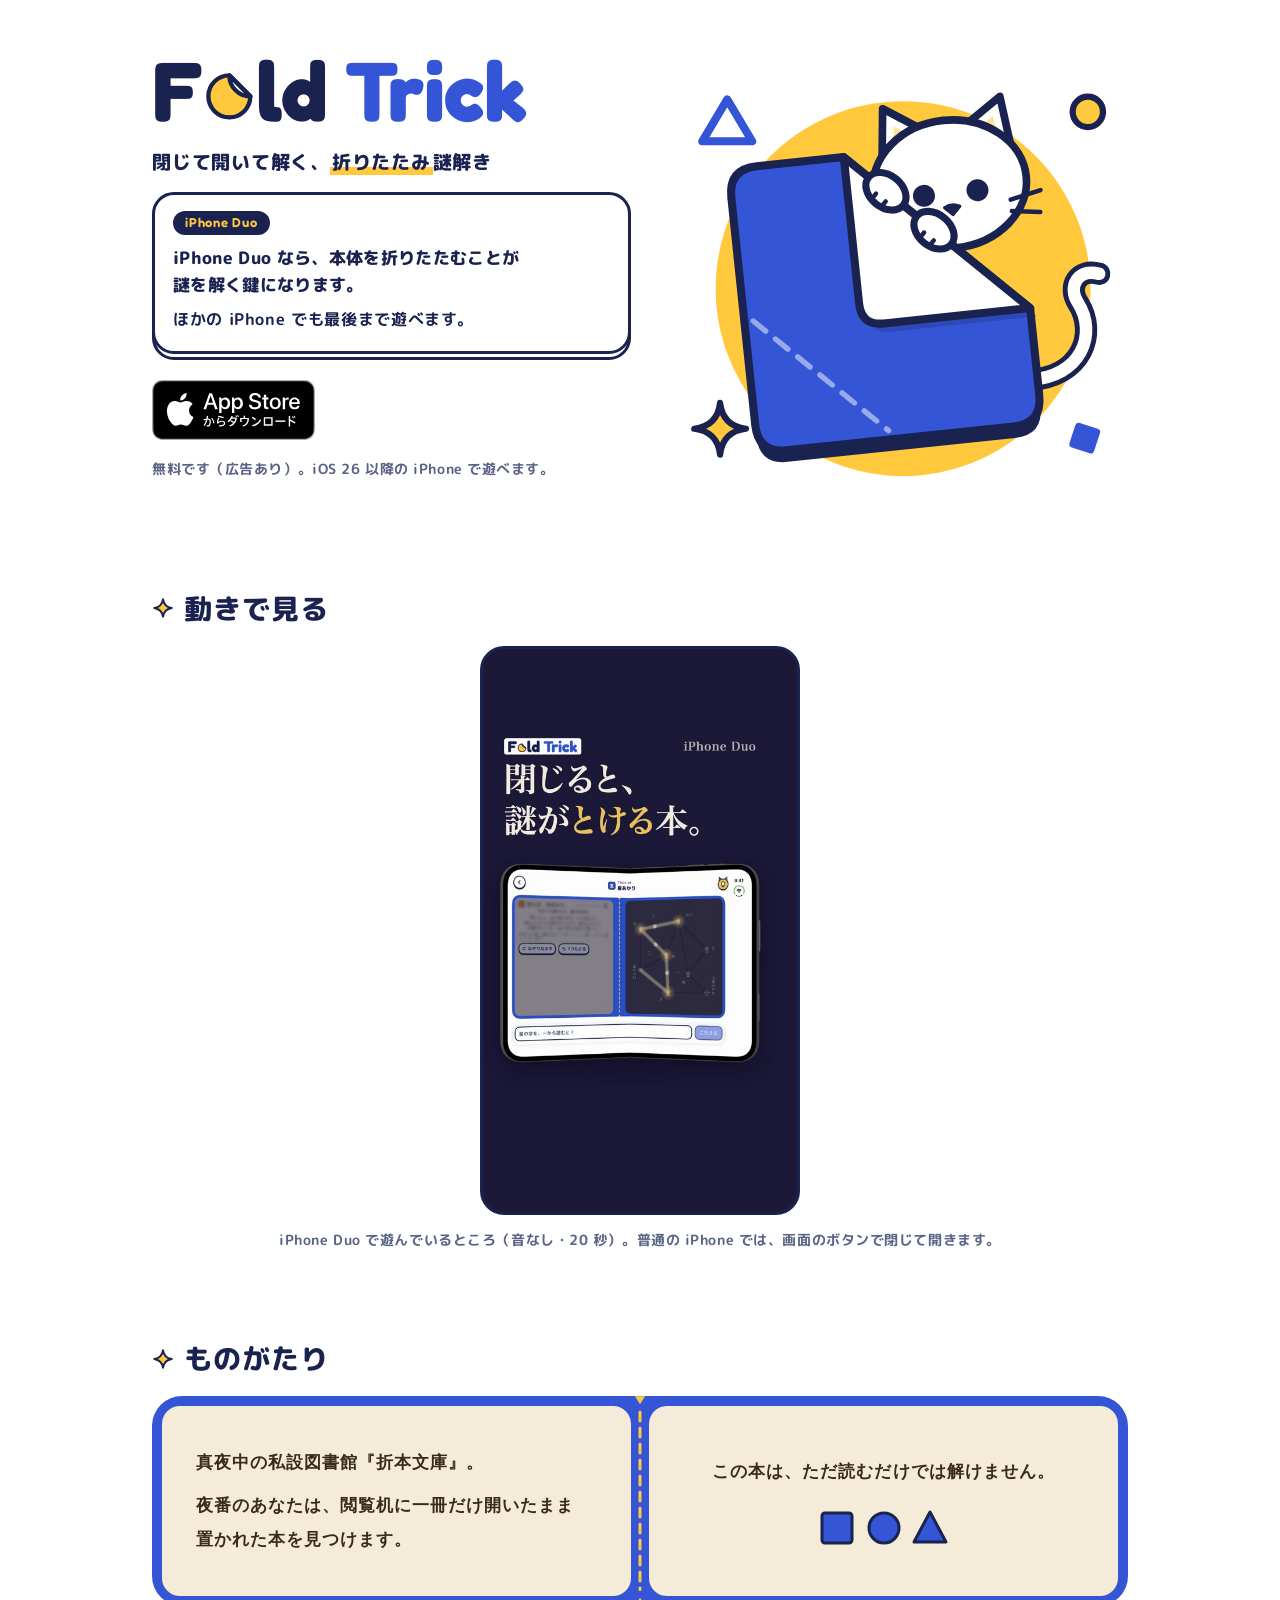
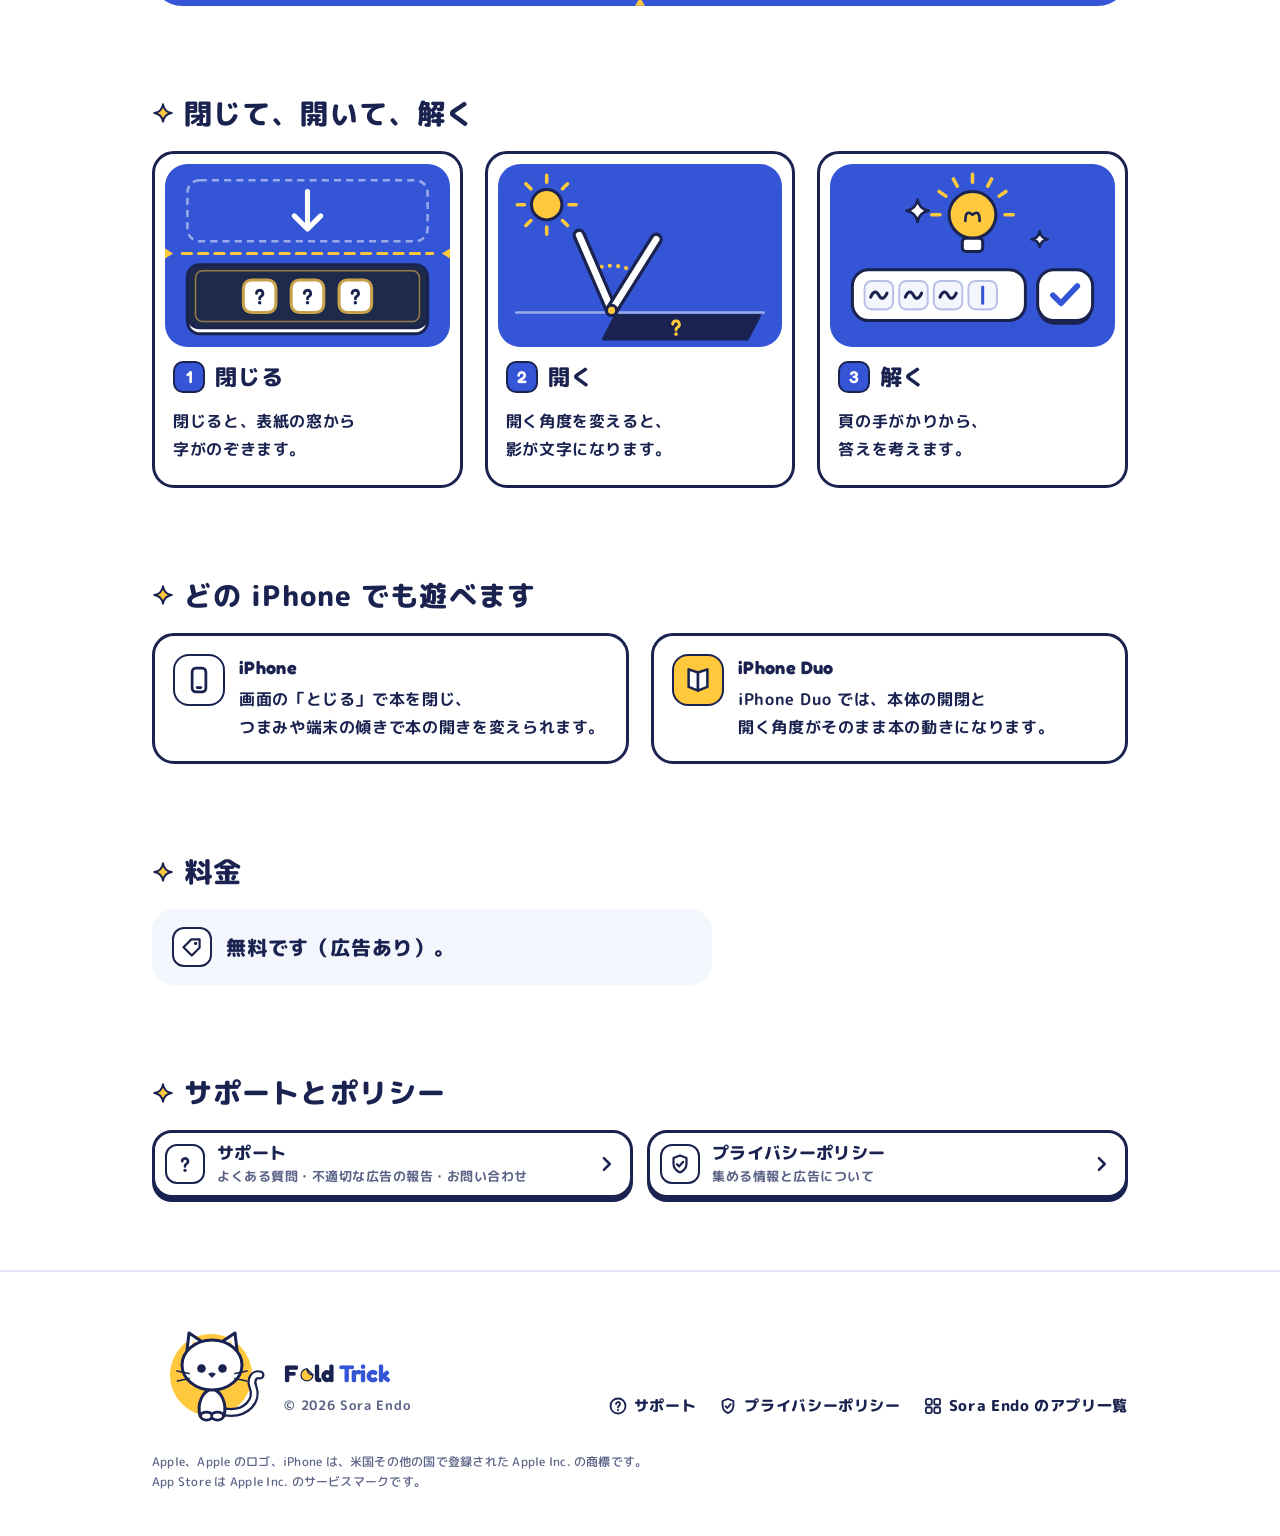
<file: index.html>
<!doctype html>
<html lang="ja">
<head>
<meta charset="utf-8">
<meta name="viewport" content="width=device-width, initial-scale=1, viewport-fit=cover">
<title>Fold Trick — 閉じて開いて解く、折りたたみ謎解き</title>
<meta name="description" content="本を閉じて解く、ふしぎな謎解き。iPhone 向けの短編の謎解きアプリです。">
<link rel="canonical" href="https://sora-endo-0912.github.io/foldtrick/">
<meta property="og:type" content="website">
<meta property="og:site_name" content="Fold Trick">
<meta property="og:title" content="Fold Trick — 閉じて開いて解く、折りたたみ謎解き">
<meta property="og:description" content="本を閉じて解く、ふしぎな謎解き。iPhone 向けの短編の謎解きアプリです。">
<meta property="og:url" content="https://sora-endo-0912.github.io/foldtrick/">
<meta property="og:locale" content="ja_JP">
<meta name="twitter:card" content="summary">
<meta name="color-scheme" content="light dark">
<meta name="theme-color" content="#FFFFFF" media="(prefers-color-scheme: light)">
<meta name="theme-color" content="#0E1226" media="(prefers-color-scheme: dark)">
<link rel="icon" href="img/icon.svg" type="image/svg+xml">
<link rel="preconnect" href="https://fonts.googleapis.com">
<link rel="preconnect" href="https://fonts.gstatic.com" crossorigin>
<link rel="stylesheet" href="https://fonts.googleapis.com/css2?family=Fredoka:wght@600;700&amp;family=M+PLUS+Rounded+1c:wght@500;700;800&amp;display=swap">
<link rel="stylesheet" href="style.css">
</head>
<body>
<a class="skip" href="#main">本文へ</a>
<main id="main">
<div class="wrap">

<section class="hero" aria-labelledby="app-name">
  <div class="hero__art"><img src="img/hero.svg" width="1024" height="1024" alt="右上を折った藍色の紙のうしろから、白い猫が顔を出している絵"></div>
  <div class="hero__text">
    <h1 id="app-name" class="logo logo--hero"><span class="vh">Fold Trick</span><span aria-hidden="true">F</span><svg class="logo__o" viewBox="0 0 36 36" aria-hidden="true"><path d="M18 2.5 A15.5 15.5 0 1 0 33.5 18 Z" fill="#FFC83D" stroke="#1A2350" stroke-width="3.2" stroke-linejoin="round"/><path transform="translate(1.3 1.8)" d="M18 2.5 L33.5 18 A15.5 15.5 0 0 1 18 2.5 Z" fill="#1A2350" opacity="0.25"/><path d="M18 2.5 L33.5 18 A15.5 15.5 0 0 1 18 2.5 Z" fill="#FFFFFF" stroke="#1A2350" stroke-width="3.2" stroke-linejoin="round"/></svg><span aria-hidden="true">ld</span><span class="logo__trick" aria-hidden="true">Trick</span></h1>
    <p class="hero__sub rise rise--1">閉じて開いて解く、<span class="nowrap"><span class="mark">折りたたみ</span>謎解き</span></p>
    <div class="rise rise--2">
      <div class="duo paper">
        <span class="pill pill--en">iPhone Duo</span>
        <p class="duo__lead">iPhone Duo なら、<span class="nb">本体を折りたたむことが</span><span class="nb">謎を解く鍵になります。</span></p>
        <p>ほかの iPhone でも<span class="nb">最後まで遊べます。</span></p>
      </div>
    </div>
    <div class="store">
      <!-- App Store のバッジ（このページのこの 1 か所だけ）。絵は Apple の公式の物（img/app-store-badge-ja.svg）をそのまま使う。
           Apple の決まり: 色・形・字を変えない。動かさない（.rise を付けない）。高さは 40px 以上。周りに高さの 1/4 の余白をとる。 -->
      <a class="store__badge" href="https://apps.apple.com/jp/app/id6828090590"><img src="img/app-store-badge-ja.svg" width="109" height="40" alt="App Store からダウンロード"></a>
      <p class="store__note"><span class="nb">無料です（広告あり）。</span><span class="nb">iOS 26 以降の iPhone で遊べます。</span></p>
    </div>
  </div>
</section>

<section class="section" aria-labelledby="movie-title">
  <h2 id="movie-title" class="h-section">動きで見る</h2>
  <figure class="movie">
    <!-- 宣伝の動画（SNS・LP 用。promo-video の 20261111-foldtrick-duo-sns の lp_9x16_noaudio）。音なし・20 秒・ループ。
         視差効果を減らす設定の人には自動で流さない（下の script）。 -->
    <video class="movie__video" src="img/promo-duo.mp4" poster="img/promo-duo-poster.jpg" width="1080" height="1920" autoplay muted loop playsinline preload="metadata" aria-label="iPhone Duo を閉じたり開いたりすると、本の頁に夜がおりて灯籠に灯がともり、閉じた表紙に道が浮かぶ動画（音なし・20 秒）"></video>
    <figcaption class="movie__cap"><span class="nb">iPhone Duo で遊んでいるところ</span><span class="nb">（音なし・20 秒）。</span><span class="nb">普通の iPhone では、</span><span class="nb">画面のボタンで閉じて開きます。</span></figcaption>
  </figure>
</section>

<section class="section" aria-labelledby="story-title">
  <h2 id="story-title" class="h-section">ものがたり</h2>
  <div class="book">
    <div class="book__page">
      <p><span class="nb">真夜中の</span><span class="nb">私設図書館</span><span class="nb">『折本文庫』。</span></p>
      <p><span class="nb">夜番のあなたは、</span><span class="nb">閲覧机に</span><span class="nb">一冊だけ開いたまま</span><span class="nb">置かれた本を</span><span class="nb">見つけます。</span></p>
    </div>
    <div class="book__fold book__fold--h" aria-hidden="true"><svg><line x1="0" y1="50%" x2="100%" y2="50%" stroke="#FFC83D" stroke-width="3" stroke-dasharray="9 7" stroke-linecap="round"/></svg></div>
    <div class="book__fold book__fold--v" aria-hidden="true"><svg><line x1="50%" y1="0" x2="50%" y2="100%" stroke="#FFC83D" stroke-width="3" stroke-dasharray="9 7" stroke-linecap="round"/></svg></div>
    <div class="book__page book__page--b">
      <p><span class="nb">この本は、</span><span class="nb">ただ読むだけでは</span><span class="nb">解けません。</span></p>
      <svg class="book__shapes" width="132" height="40" viewBox="0 0 132 40" aria-hidden="true">
        <rect x="4" y="6" width="30" height="30" rx="3" fill="#3355D6" stroke="#1A2350" stroke-width="3"/>
        <circle cx="66" cy="21" r="15" fill="#3355D6" stroke="#1A2350" stroke-width="3"/>
        <path d="M112 5 L128 35 L96 35 Z" fill="#3355D6" stroke="#1A2350" stroke-width="3" stroke-linejoin="round"/>
      </svg>
    </div>
  </div>
</section>

<section class="section" aria-labelledby="steps-title">
  <h2 id="steps-title" class="h-section">閉じて、開いて、解く</h2>
  <ol class="steps">
    <li class="step panel">
      <div class="step__art"><img src="img/step-close.svg" width="280" height="180" alt="上の頁を倒して本を閉じると濃紺の表紙になり、表紙の三つの窓から字がのぞく絵"></div>
      <div class="step__head"><span class="badge" data-n="1" aria-hidden="true"></span><h3 class="step__title">閉じる</h3></div>
      <p>閉じると、<span class="nb">表紙の窓から</span><span class="nb">字がのぞきます。</span></p>
    </li>
    <li class="step panel">
      <div class="step__art"><img src="img/step-open.svg" width="280" height="180" alt="灯りの下で本を開く角度を変えると、床に落ちた影が字の形になる絵"></div>
      <div class="step__head"><span class="badge" data-n="2" aria-hidden="true"></span><h3 class="step__title">開く</h3></div>
      <p><span class="nb">開く角度を変えると、</span><span class="nb">影が文字になります。</span></p>
    </li>
    <li class="step panel">
      <div class="step__art"><img src="img/step-solve.svg" width="280" height="180" alt="電球がひらめき、答えの欄に字を入れて決める絵"></div>
      <div class="step__head"><span class="badge" data-n="3" aria-hidden="true"></span><h3 class="step__title">解く</h3></div>
      <p><span class="nb">頁の手がかりから、</span><span class="nb">答えを考えます。</span></p>
    </li>
  </ol>
</section>

<section class="section" aria-labelledby="devices-title">
  <h2 id="devices-title" class="h-section"><span><span class="nb">どの iPhone でも</span><span class="nb">遊べます</span></span></h2>
  <div class="devices">
    <div class="device panel">
      <span class="tile" aria-hidden="true"><svg viewBox="0 0 24 24" aria-hidden="true"><rect x="6.5" y="2.5" width="11" height="19" rx="3" fill="none" stroke="currentColor" stroke-width="2.2"/><path d="M10.5 18 L13.5 18" fill="none" stroke="currentColor" stroke-width="2.2" stroke-linecap="round"/></svg></span>
      <h3 class="device__title en">iPhone</h3>
      <p><span class="nb">画面の「とじる」で</span><span class="nb">本を閉じ、</span><span class="nb">つまみや端末の傾きで</span><span class="nb">本の開きを</span><span class="nb">変えられます。</span></p>
    </div>
    <div class="device panel">
      <span class="tile tile--yellow" aria-hidden="true"><svg viewBox="0 0 24 24" aria-hidden="true"><path d="M12 6 L4.5 3.5 L4.5 17.5 L12 20.5 Z" fill="#FFFFFF" stroke="currentColor" stroke-width="2" stroke-linejoin="round"/><path d="M12 6 L19.5 3.5 L19.5 17.5 L12 20.5 Z" fill="#FFFFFF" stroke="currentColor" stroke-width="2" stroke-linejoin="round"/></svg></span>
      <h3 class="device__title en">iPhone Duo</h3>
      <p><span class="nb">iPhone Duo では、</span><span class="nb">本体の開閉と</span><span class="nb">開く角度がそのまま</span><span class="nb">本の動きになります。</span></p>
    </div>
  </div>
</section>

<section class="section" aria-labelledby="price-title">
  <h2 id="price-title" class="h-section">料金</h2>
  <div class="price">
    <span class="tile" aria-hidden="true"><svg viewBox="0 0 24 24" aria-hidden="true"><path d="M3.5 12.2 L11.3 4.4 L19.6 4.4 L19.6 12.7 L11.8 20.5 Z" fill="none" stroke="currentColor" stroke-width="2.2" stroke-linejoin="round"/><circle cx="15.6" cy="8.4" r="1.7" fill="currentColor"/></svg></span>
    <p>無料です（広告あり）。</p>
  </div>
</section>

<section class="section" aria-labelledby="help-title">
  <h2 id="help-title" class="h-section">サポートとポリシー</h2>
  <ul class="rows rows--2">
    <li><a class="row" href="support.html"><span class="tile" aria-hidden="true"><svg viewBox="0 0 24 24" aria-hidden="true"><path d="M9.2 9.3 A2.9 2.9 0 1 1 13.5 11.8 C12.6 12.3 12 12.9 12 13.9 L12 14.5" fill="none" stroke="currentColor" stroke-width="2.6" stroke-linecap="round" stroke-linejoin="round"/><circle cx="12" cy="18.3" r="1.6" fill="currentColor"/></svg></span><span class="row__text"><span class="row__label">サポート</span><span class="row__note"><span class="nb">よくある質問・</span><span class="nb">不適切な広告の報告・</span><span class="nb">お問い合わせ</span></span></span><svg class="row__chev" viewBox="0 0 24 24" aria-hidden="true"><path d="M9.5 5 L16.5 12 L9.5 19" fill="none" stroke="currentColor" stroke-width="3" stroke-linecap="round" stroke-linejoin="round"/></svg></a></li>
    <li><a class="row" href="privacy.html"><span class="tile" aria-hidden="true"><svg viewBox="0 0 24 24" aria-hidden="true"><path d="M12 3.5 L18.5 6 L18.5 11.5 C18.5 15.6 15.8 18.9 12 20.5 C8.2 18.9 5.5 15.6 5.5 11.5 L5.5 6 Z" fill="none" stroke="currentColor" stroke-width="2.2" stroke-linejoin="round"/><path d="M9 12.2 L11.2 14.4 L15.2 9.8" fill="none" stroke="currentColor" stroke-width="2.2" stroke-linecap="round" stroke-linejoin="round"/></svg></span><span class="row__text"><span class="row__label">プライバシーポリシー</span><span class="row__note"><span class="nb">集める情報と</span><span class="nb">広告について</span></span></span><svg class="row__chev" viewBox="0 0 24 24" aria-hidden="true"><path d="M9.5 5 L16.5 12 L9.5 19" fill="none" stroke="currentColor" stroke-width="3" stroke-linecap="round" stroke-linejoin="round"/></svg></a></li>
  </ul>
</section>

</div>
</main>
<footer class="foot">
  <div class="wrap foot__inner">
    <div class="foot__brand">
      <div class="cat"><img src="img/cat-sit.svg" width="240" height="240" alt=""></div>
      <div class="foot__id">
        <p class="logo logo--sm"><span class="vh">Fold Trick</span><span aria-hidden="true">F</span><svg class="logo__o" viewBox="0 0 36 36" aria-hidden="true"><path d="M18 2.5 A15.5 15.5 0 1 0 33.5 18 Z" fill="#FFC83D" stroke="#1A2350" stroke-width="3.2" stroke-linejoin="round"/><path transform="translate(1.3 1.8)" d="M18 2.5 L33.5 18 A15.5 15.5 0 0 1 18 2.5 Z" fill="#1A2350" opacity="0.25"/><path d="M18 2.5 L33.5 18 A15.5 15.5 0 0 1 18 2.5 Z" fill="#FFFFFF" stroke="#1A2350" stroke-width="3.2" stroke-linejoin="round"/></svg><span aria-hidden="true">ld</span><span class="logo__trick" aria-hidden="true">Trick</span></p>
        <p class="foot__copy">© 2026 Sora Endo</p>
      </div>
    </div>
    <nav class="foot__nav" aria-label="ページの案内">
      <ul>
        <li><a href="support.html"><svg viewBox="0 0 24 24" aria-hidden="true"><circle cx="12" cy="12" r="9" fill="none" stroke="currentColor" stroke-width="2.2"/><path d="M9.7 9.7 A2.4 2.4 0 1 1 13.2 11.8 C12.5 12.2 12 12.7 12 13.5 L12 13.9" fill="none" stroke="currentColor" stroke-width="2.2" stroke-linecap="round" stroke-linejoin="round"/><circle cx="12" cy="16.9" r="1.3" fill="currentColor"/></svg>サポート</a></li>
        <li><a href="privacy.html"><svg viewBox="0 0 24 24" aria-hidden="true"><path d="M12 3.5 L18.5 6 L18.5 11.5 C18.5 15.6 15.8 18.9 12 20.5 C8.2 18.9 5.5 15.6 5.5 11.5 L5.5 6 Z" fill="none" stroke="currentColor" stroke-width="2.2" stroke-linejoin="round"/><path d="M9 12.2 L11.2 14.4 L15.2 9.8" fill="none" stroke="currentColor" stroke-width="2.2" stroke-linecap="round" stroke-linejoin="round"/></svg>プライバシーポリシー</a></li>
        <li><a href="https://sora-endo-0912.github.io/"><svg viewBox="0 0 24 24" aria-hidden="true"><rect x="3.5" y="3.5" width="7" height="7" rx="2.2" fill="none" stroke="currentColor" stroke-width="2.2"/><rect x="13.5" y="3.5" width="7" height="7" rx="2.2" fill="none" stroke="currentColor" stroke-width="2.2"/><rect x="3.5" y="13.5" width="7" height="7" rx="2.2" fill="none" stroke="currentColor" stroke-width="2.2"/><rect x="13.5" y="13.5" width="7" height="7" rx="2.2" fill="none" stroke="currentColor" stroke-width="2.2"/></svg>Sora Endo のアプリ一覧</a></li>
      </ul>
    </nav>
    <p class="foot__legal"><span class="nb">Apple、Apple のロゴ、iPhone は、米国その他の国で登録された Apple Inc. の商標です。</span><span class="nb">App Store は Apple Inc. のサービスマークです。</span></p>
  </div>
</footer>
<script>
// 視差効果を減らす設定の人には、動画を自動で流さず、再生ボタンを出す。
(function () {
  var v = document.querySelector('.movie__video');
  if (!v || !window.matchMedia || !window.matchMedia('(prefers-reduced-motion: reduce)').matches) return;
  v.removeAttribute('autoplay'); v.pause(); v.controls = true;
})();
</script>
</body>
</html>
</file>
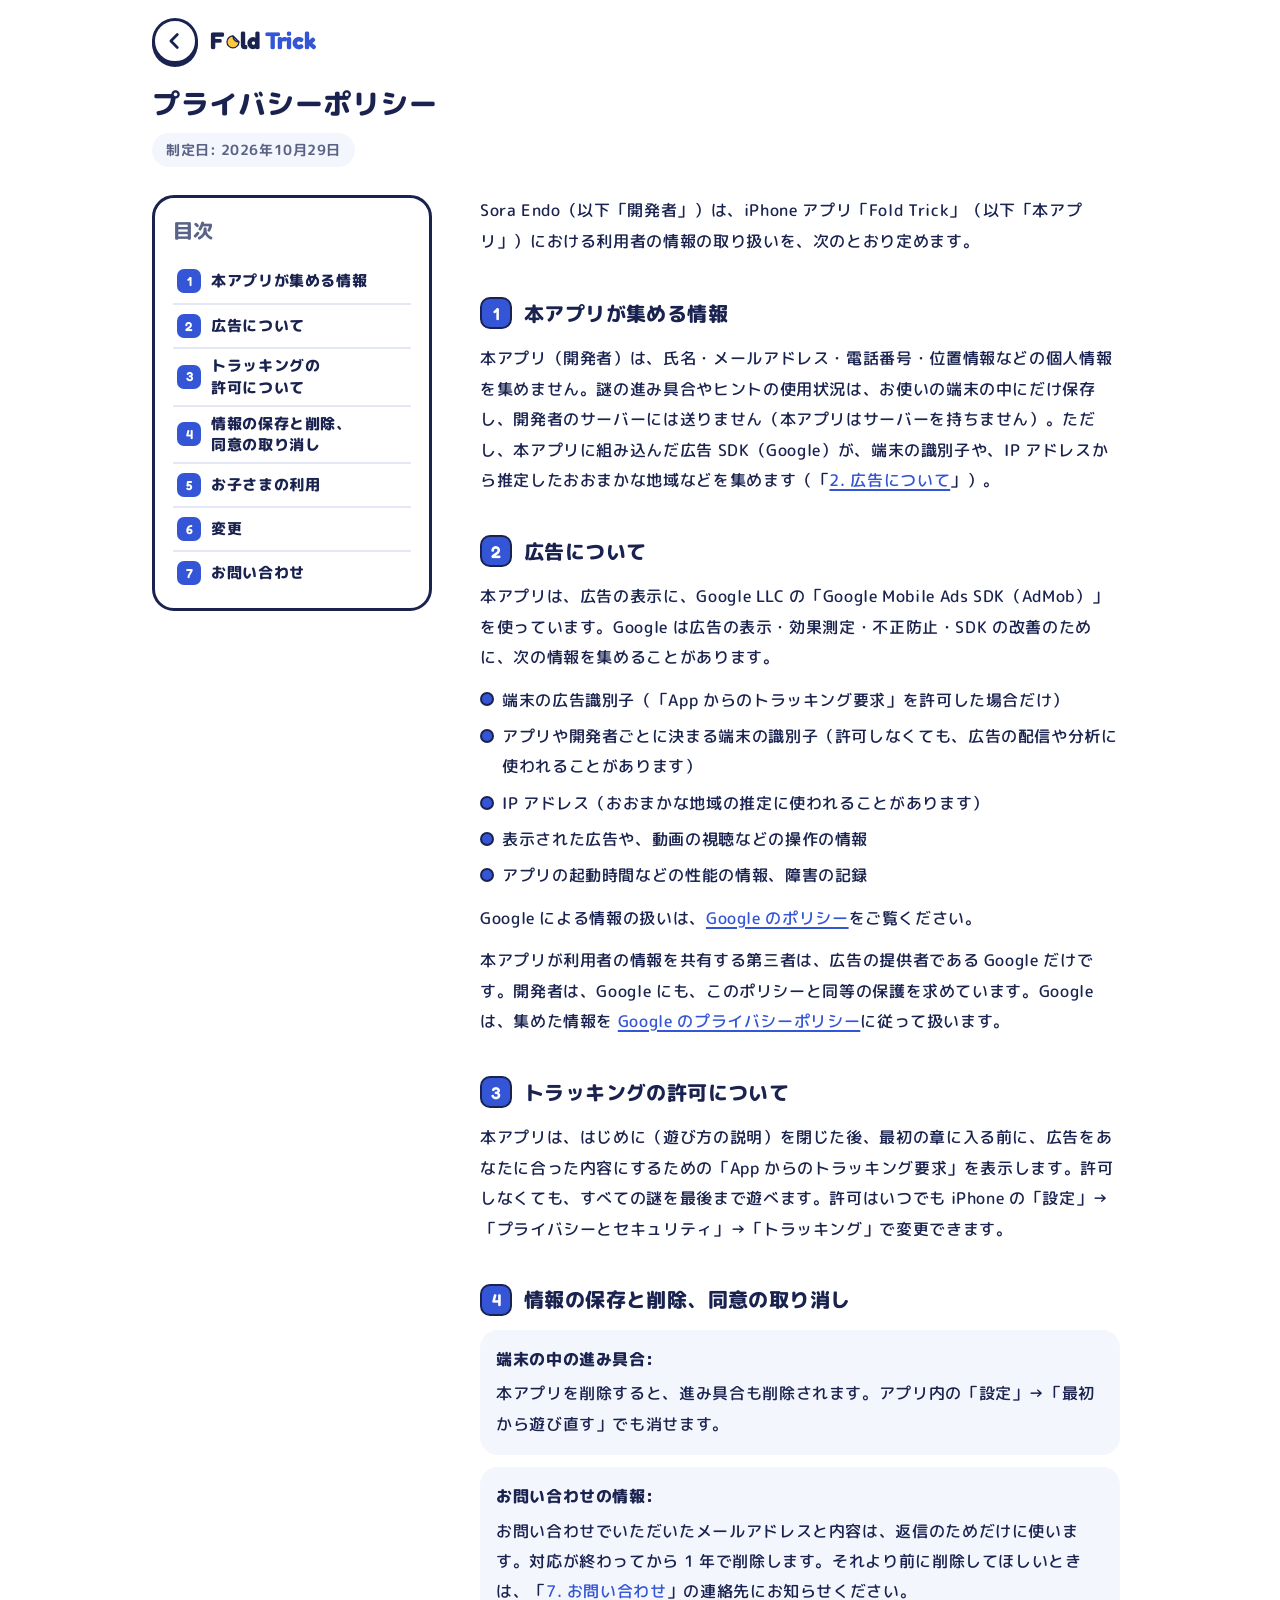
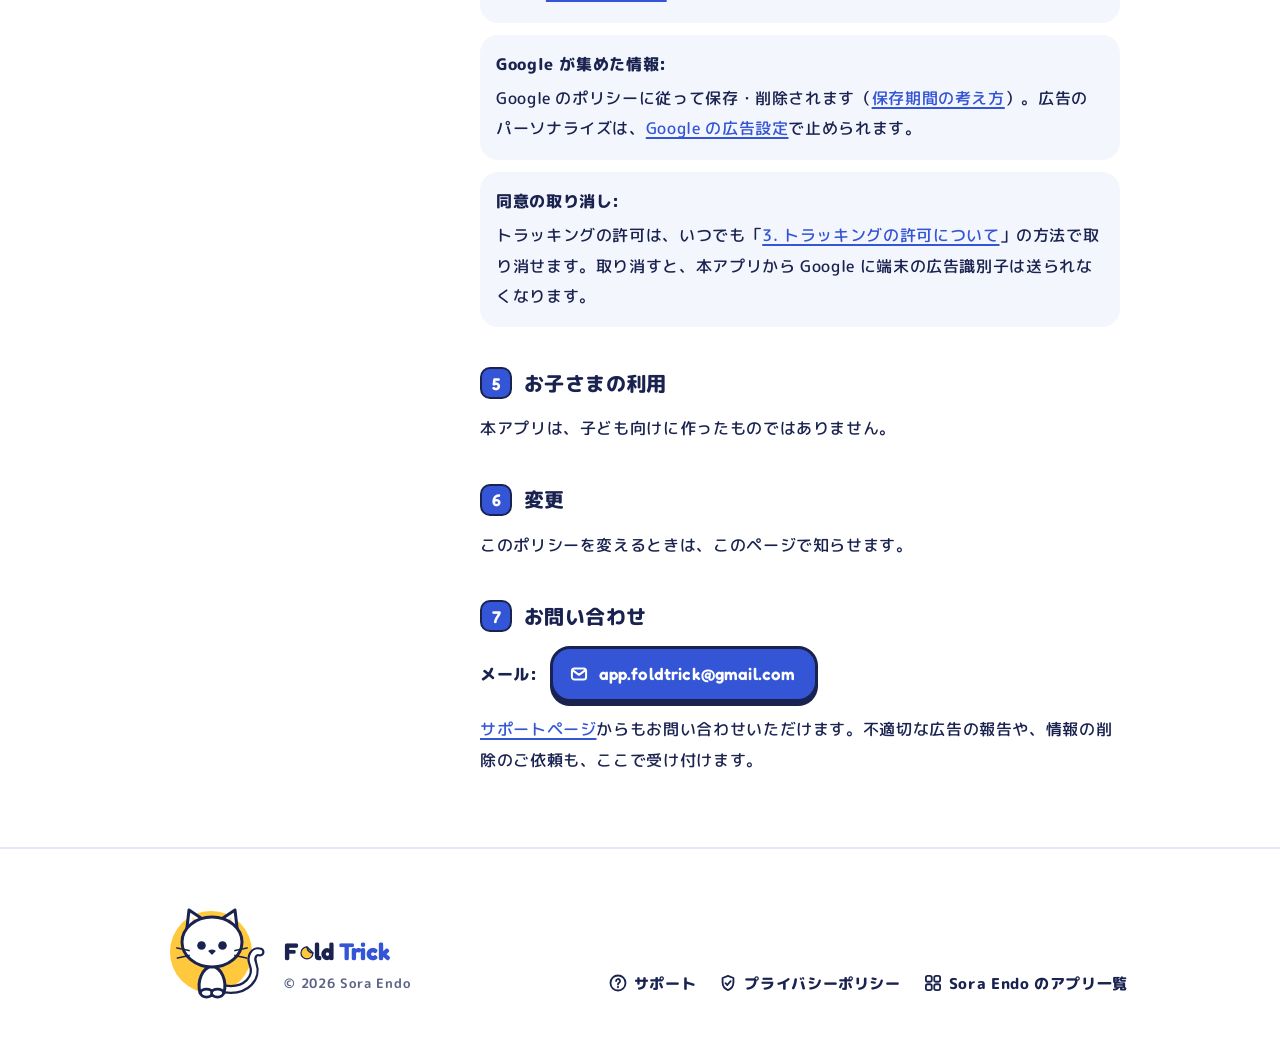
<file: privacy.html>
<!doctype html>
<html lang="ja">
<head>
<meta charset="utf-8">
<meta name="viewport" content="width=device-width, initial-scale=1, viewport-fit=cover">
<title>プライバシーポリシー — Fold Trick</title>
<meta name="description" content="「Fold Trick」のプライバシーポリシー。集める情報、広告、トラッキングの許可、情報の保存と削除について。">
<link rel="canonical" href="https://sora-endo-0912.github.io/foldtrick/privacy.html">
<meta property="og:type" content="website">
<meta property="og:site_name" content="Fold Trick">
<meta property="og:title" content="プライバシーポリシー — Fold Trick">
<meta property="og:description" content="「Fold Trick」のプライバシーポリシー。集める情報、広告、トラッキングの許可、情報の保存と削除について。">
<meta property="og:url" content="https://sora-endo-0912.github.io/foldtrick/privacy.html">
<meta property="og:locale" content="ja_JP">
<meta name="twitter:card" content="summary">
<meta name="color-scheme" content="light dark">
<meta name="theme-color" content="#FFFFFF" media="(prefers-color-scheme: light)">
<meta name="theme-color" content="#0E1226" media="(prefers-color-scheme: dark)">
<link rel="icon" href="img/icon.svg" type="image/svg+xml">
<link rel="preconnect" href="https://fonts.googleapis.com">
<link rel="preconnect" href="https://fonts.gstatic.com" crossorigin>
<link rel="stylesheet" href="https://fonts.googleapis.com/css2?family=Fredoka:wght@600;700&amp;family=M+PLUS+Rounded+1c:wght@500;700;800&amp;display=swap">
<link rel="stylesheet" href="style.css">
</head>
<body>
<a class="skip" href="#main">本文へ</a>
<header class="wrap top">
  <a class="top__home" href="./" aria-label="Fold Trick のトップへ">
    <span class="round-btn"><svg viewBox="0 0 24 24" aria-hidden="true"><path d="M14.5 5 L7.5 12 L14.5 19" fill="none" stroke="currentColor" stroke-width="3" stroke-linecap="round" stroke-linejoin="round"/></svg></span>
    <span class="logo logo--sm"><span class="vh">Fold Trick</span><span aria-hidden="true">F</span><svg class="logo__o" viewBox="0 0 36 36" aria-hidden="true"><path d="M18 2.5 A15.5 15.5 0 1 0 33.5 18 Z" fill="#FFC83D" stroke="#1A2350" stroke-width="3.2" stroke-linejoin="round"/><path transform="translate(1.3 1.8)" d="M18 2.5 L33.5 18 A15.5 15.5 0 0 1 18 2.5 Z" fill="#1A2350" opacity="0.25"/><path d="M18 2.5 L33.5 18 A15.5 15.5 0 0 1 18 2.5 Z" fill="#FFFFFF" stroke="#1A2350" stroke-width="3.2" stroke-linejoin="round"/></svg><span aria-hidden="true">ld</span><span class="logo__trick" aria-hidden="true">Trick</span></span>
  </a>
</header>
<main id="main" class="wrap">

  <div class="title-block title-block--policy">
    <div>
      <h1 class="page-title">プライバシーポリシー</h1>
      <p class="meta"><span>制定日: 2026年10月29日</span></p>
    </div>
  </div>

  <div class="policy">
    <div class="policy__side">
      <nav class="toc panel" aria-labelledby="toc-title">
        <h2 id="toc-title" class="toc__title">目次</h2>
        <ol>
        <li><a href="#p1"><span class="badge badge--sm" data-n="1" aria-hidden="true"></span><span><span class="vh">1. </span>本アプリが集める情報</span></a></li>
        <li><a href="#p2"><span class="badge badge--sm" data-n="2" aria-hidden="true"></span><span><span class="vh">2. </span>広告について</span></a></li>
        <li><a href="#p3"><span class="badge badge--sm" data-n="3" aria-hidden="true"></span><span><span class="vh">3. </span><span class="nb">トラッキングの</span><span class="nb">許可について</span></span></a></li>
        <li><a href="#p4"><span class="badge badge--sm" data-n="4" aria-hidden="true"></span><span><span class="vh">4. </span><span class="nb">情報の保存と削除、</span><span class="nb">同意の取り消し</span></span></a></li>
        <li><a href="#p5"><span class="badge badge--sm" data-n="5" aria-hidden="true"></span><span><span class="vh">5. </span>お子さまの利用</span></a></li>
        <li><a href="#p6"><span class="badge badge--sm" data-n="6" aria-hidden="true"></span><span><span class="vh">6. </span>変更</span></a></li>
        <li><a href="#p7"><span class="badge badge--sm" data-n="7" aria-hidden="true"></span><span><span class="vh">7. </span>お問い合わせ</span></a></li>
        </ol>
      </nav>
    </div>
    <div class="policy__body">
      <p class="policy__intro">Sora Endo（以下「開発者」）は、iPhone アプリ「Fold Trick」（以下「本アプリ」）における利用者の情報の取り扱いを、次のとおり定めます。</p>
      <section id="p1" aria-labelledby="p1-title">
        <h2 id="p1-title"><span class="badge" data-n="1" aria-hidden="true"></span><span><span class="vh">1. </span>本アプリが集める情報</span></h2>
        <div class="prose">
          <p>本アプリ（開発者）は、氏名・メールアドレス・電話番号・位置情報などの個人情報を集めません。謎の進み具合やヒントの使用状況は、お使いの端末の中にだけ保存し、開発者のサーバーには送りません（本アプリはサーバーを持ちません）。ただし、本アプリに組み込んだ広告 SDK（Google）が、端末の識別子や、IP アドレスから推定したおおまかな地域などを集めます（「<a href="#p2">2. 広告について</a>」）。</p>
        </div>
      </section>
      <section id="p2" aria-labelledby="p2-title">
        <h2 id="p2-title"><span class="badge" data-n="2" aria-hidden="true"></span><span><span class="vh">2. </span>広告について</span></h2>
        <div class="prose">
          <p>本アプリは、広告の表示に、Google LLC の「Google Mobile Ads SDK（AdMob）」を使っています。Google は広告の表示・効果測定・不正防止・SDK の改善のために、次の情報を集めることがあります。</p>
          <ul class="dots">
            <li>端末の広告識別子（「App からのトラッキング要求」を許可した場合だけ）</li>
            <li>アプリや開発者ごとに決まる端末の識別子（許可しなくても、広告の配信や分析に使われることがあります）</li>
            <li>IP アドレス（おおまかな地域の推定に使われることがあります）</li>
            <li>表示された広告や、動画の視聴などの操作の情報</li>
            <li>アプリの起動時間などの性能の情報、障害の記録</li>
          </ul>
          <p>Google による情報の扱いは、<a href="https://policies.google.com/technologies/partner-sites">Google のポリシー</a>をご覧ください。</p>
          <p>本アプリが利用者の情報を共有する第三者は、広告の提供者である Google だけです。開発者は、Google にも、このポリシーと同等の保護を求めています。Google は、集めた情報を <a href="https://policies.google.com/privacy">Google のプライバシーポリシー</a>に従って扱います。</p>
        </div>
      </section>
      <section id="p3" aria-labelledby="p3-title">
        <h2 id="p3-title"><span class="badge" data-n="3" aria-hidden="true"></span><span><span class="vh">3. </span><span class="nb">トラッキングの</span><span class="nb">許可について</span></span></h2>
        <div class="prose">
          <p>本アプリは、はじめに（遊び方の説明）を閉じた後、最初の章に入る前に、広告をあなたに合った内容にするための「App からのトラッキング要求」を表示します。許可しなくても、すべての謎を最後まで遊べます。許可はいつでも iPhone の「設定」→「プライバシーとセキュリティ」→「トラッキング」で変更できます。</p>
        </div>
      </section>
      <section id="p4" aria-labelledby="p4-title">
        <h2 id="p4-title"><span class="badge" data-n="4" aria-hidden="true"></span><span><span class="vh">4. </span><span class="nb">情報の保存と削除、</span><span class="nb">同意の取り消し</span></span></h2>
        <div class="prose">
          <ul class="terms">
            <li><strong>端末の中の進み具合:</strong> 本アプリを削除すると、進み具合も削除されます。アプリ内の「設定」→「最初から遊び直す」でも消せます。</li>
            <li><strong>お問い合わせの情報:</strong> お問い合わせでいただいたメールアドレスと内容は、返信のためだけに使います。対応が終わってから 1 年で削除します。それより前に削除してほしいときは、「<a href="#p7">7. お問い合わせ</a>」の連絡先にお知らせください。</li>
            <li><strong>Google が集めた情報:</strong> Google のポリシーに従って保存・削除されます（<a href="https://policies.google.com/technologies/retention">保存期間の考え方</a>）。広告のパーソナライズは、<a href="https://adssettings.google.com">Google の広告設定</a>で止められます。</li>
            <li><strong>同意の取り消し:</strong> トラッキングの許可は、いつでも「<a href="#p3">3. トラッキングの許可について</a>」の方法で取り消せます。取り消すと、本アプリから Google に端末の広告識別子は送られなくなります。</li>
          </ul>
        </div>
      </section>
      <section id="p5" aria-labelledby="p5-title">
        <h2 id="p5-title"><span class="badge" data-n="5" aria-hidden="true"></span><span><span class="vh">5. </span>お子さまの利用</span></h2>
        <div class="prose">
          <p>本アプリは、子ども向けに作ったものではありません。</p>
        </div>
      </section>
      <section id="p6" aria-labelledby="p6-title">
        <h2 id="p6-title"><span class="badge" data-n="6" aria-hidden="true"></span><span><span class="vh">6. </span>変更</span></h2>
        <div class="prose">
          <p>このポリシーを変えるときは、このページで知らせます。</p>
        </div>
      </section>
      <section id="p7" aria-labelledby="p7-title">
        <h2 id="p7-title"><span class="badge" data-n="7" aria-hidden="true"></span><span><span class="vh">7. </span>お問い合わせ</span></h2>
        <div class="prose">
          <p class="mail"><span class="mail__label">メール:</span> <a class="btn" href="mailto:app.foldtrick@gmail.com"><svg viewBox="0 0 24 24" aria-hidden="true"><rect x="3.5" y="5.5" width="17" height="13" rx="3" fill="none" stroke="currentColor" stroke-width="2.4"/><path d="M5 8 L12 13 L19 8" fill="none" stroke="currentColor" stroke-width="2.4" stroke-linecap="round" stroke-linejoin="round"/></svg><span>app.foldtrick@gmail.com</span></a></p>
          <p><a href="support.html">サポートページ</a>からもお問い合わせいただけます。不適切な広告の報告や、情報の削除のご依頼も、ここで受け付けます。</p>
        </div>
      </section>
    </div>
  </div>

</main>
<footer class="foot">
  <div class="wrap foot__inner">
    <div class="foot__brand">
      <div class="cat"><img src="img/cat-sit.svg" width="240" height="240" alt=""></div>
      <div class="foot__id">
        <p class="logo logo--sm"><span class="vh">Fold Trick</span><span aria-hidden="true">F</span><svg class="logo__o" viewBox="0 0 36 36" aria-hidden="true"><path d="M18 2.5 A15.5 15.5 0 1 0 33.5 18 Z" fill="#FFC83D" stroke="#1A2350" stroke-width="3.2" stroke-linejoin="round"/><path transform="translate(1.3 1.8)" d="M18 2.5 L33.5 18 A15.5 15.5 0 0 1 18 2.5 Z" fill="#1A2350" opacity="0.25"/><path d="M18 2.5 L33.5 18 A15.5 15.5 0 0 1 18 2.5 Z" fill="#FFFFFF" stroke="#1A2350" stroke-width="3.2" stroke-linejoin="round"/></svg><span aria-hidden="true">ld</span><span class="logo__trick" aria-hidden="true">Trick</span></p>
        <p class="foot__copy">© 2026 Sora Endo</p>
      </div>
    </div>
    <nav class="foot__nav" aria-label="ページの案内">
      <ul>
        <li><a href="support.html"><svg viewBox="0 0 24 24" aria-hidden="true"><circle cx="12" cy="12" r="9" fill="none" stroke="currentColor" stroke-width="2.2"/><path d="M9.7 9.7 A2.4 2.4 0 1 1 13.2 11.8 C12.5 12.2 12 12.7 12 13.5 L12 13.9" fill="none" stroke="currentColor" stroke-width="2.2" stroke-linecap="round" stroke-linejoin="round"/><circle cx="12" cy="16.9" r="1.3" fill="currentColor"/></svg>サポート</a></li>
        <li><a href="privacy.html"><svg viewBox="0 0 24 24" aria-hidden="true"><path d="M12 3.5 L18.5 6 L18.5 11.5 C18.5 15.6 15.8 18.9 12 20.5 C8.2 18.9 5.5 15.6 5.5 11.5 L5.5 6 Z" fill="none" stroke="currentColor" stroke-width="2.2" stroke-linejoin="round"/><path d="M9 12.2 L11.2 14.4 L15.2 9.8" fill="none" stroke="currentColor" stroke-width="2.2" stroke-linecap="round" stroke-linejoin="round"/></svg>プライバシーポリシー</a></li>
        <li><a href="https://sora-endo-0912.github.io/"><svg viewBox="0 0 24 24" aria-hidden="true"><rect x="3.5" y="3.5" width="7" height="7" rx="2.2" fill="none" stroke="currentColor" stroke-width="2.2"/><rect x="13.5" y="3.5" width="7" height="7" rx="2.2" fill="none" stroke="currentColor" stroke-width="2.2"/><rect x="3.5" y="13.5" width="7" height="7" rx="2.2" fill="none" stroke="currentColor" stroke-width="2.2"/><rect x="13.5" y="13.5" width="7" height="7" rx="2.2" fill="none" stroke="currentColor" stroke-width="2.2"/></svg>Sora Endo のアプリ一覧</a></li>
      </ul>
    </nav>
  </div>
</footer>
</body>
</html>
</file>
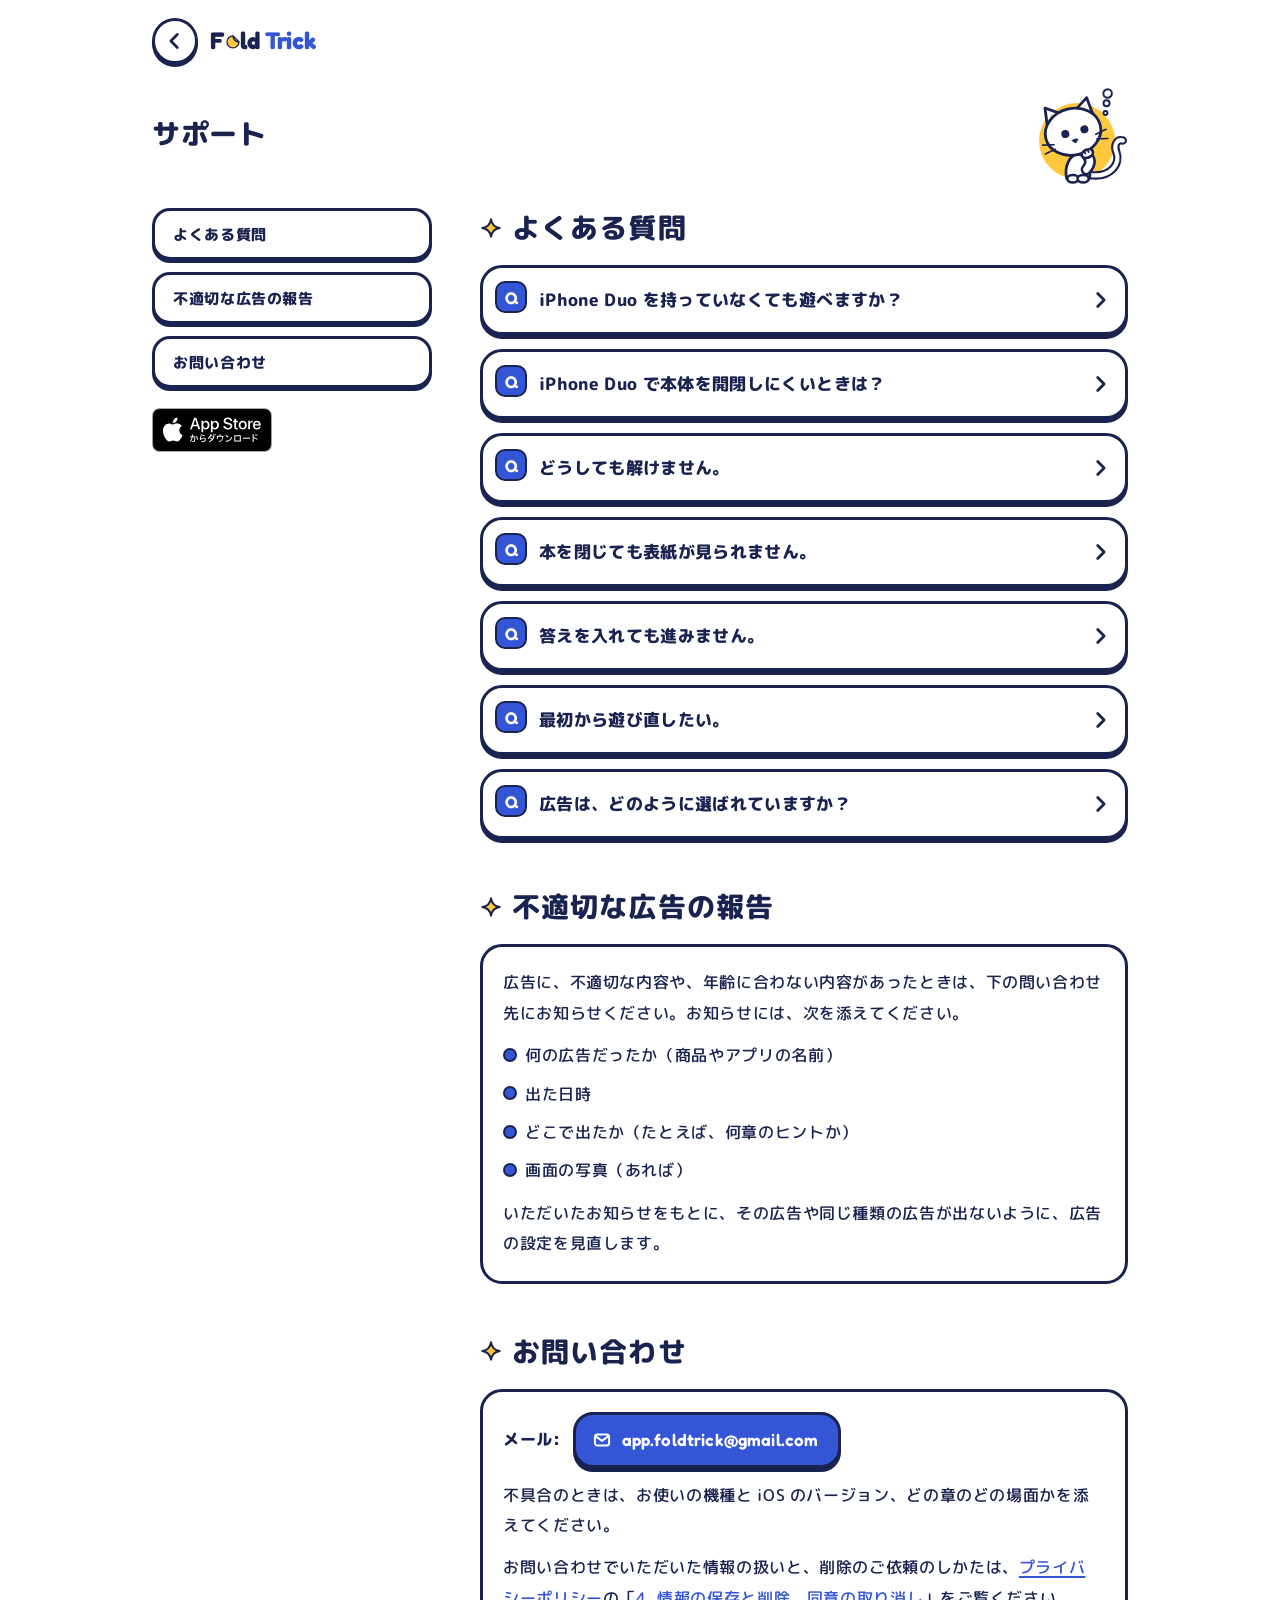
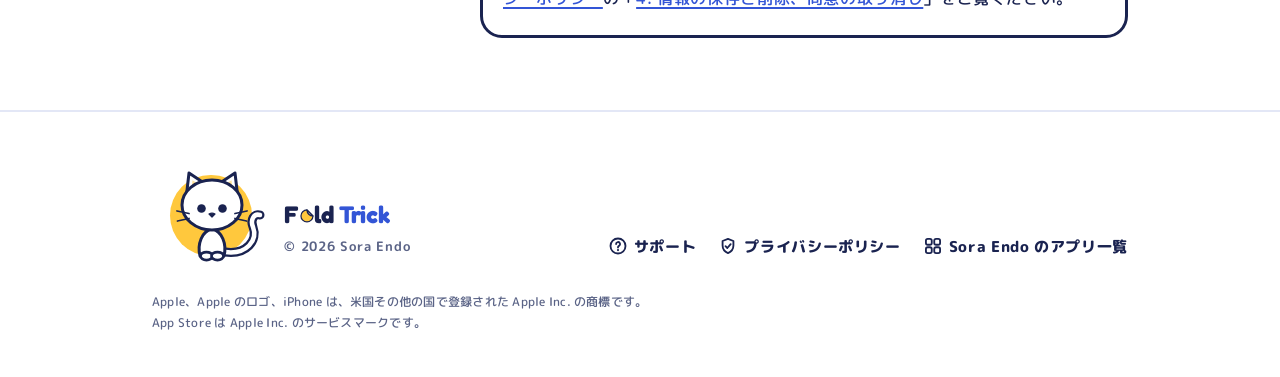
<file: support.html>
<!doctype html>
<html lang="ja">
<head>
<meta charset="utf-8">
<meta name="viewport" content="width=device-width, initial-scale=1, viewport-fit=cover">
<title>サポート — Fold Trick</title>
<meta name="description" content="「Fold Trick」のよくある質問、不適切な広告の報告、お問い合わせ先。">
<link rel="canonical" href="https://sora-endo-0912.github.io/foldtrick/support.html">
<meta property="og:type" content="website">
<meta property="og:site_name" content="Fold Trick">
<meta property="og:title" content="サポート — Fold Trick">
<meta property="og:description" content="「Fold Trick」のよくある質問、不適切な広告の報告、お問い合わせ先。">
<meta property="og:url" content="https://sora-endo-0912.github.io/foldtrick/support.html">
<meta property="og:locale" content="ja_JP">
<meta name="twitter:card" content="summary">
<meta name="color-scheme" content="light dark">
<meta name="theme-color" content="#FFFFFF" media="(prefers-color-scheme: light)">
<meta name="theme-color" content="#0E1226" media="(prefers-color-scheme: dark)">
<link rel="icon" href="img/icon.svg" type="image/svg+xml">
<link rel="preconnect" href="https://fonts.googleapis.com">
<link rel="preconnect" href="https://fonts.gstatic.com" crossorigin>
<link rel="stylesheet" href="https://fonts.googleapis.com/css2?family=Fredoka:wght@600;700&amp;family=M+PLUS+Rounded+1c:wght@500;700;800&amp;display=swap">
<link rel="stylesheet" href="style.css">
</head>
<body>
<a class="skip" href="#main">本文へ</a>
<header class="wrap top">
  <a class="top__home" href="./" aria-label="Fold Trick のトップへ">
    <span class="round-btn"><svg viewBox="0 0 24 24" aria-hidden="true"><path d="M14.5 5 L7.5 12 L14.5 19" fill="none" stroke="currentColor" stroke-width="3" stroke-linecap="round" stroke-linejoin="round"/></svg></span>
    <span class="logo logo--sm"><span class="vh">Fold Trick</span><span aria-hidden="true">F</span><svg class="logo__o" viewBox="0 0 36 36" aria-hidden="true"><path d="M18 2.5 A15.5 15.5 0 1 0 33.5 18 Z" fill="#FFC83D" stroke="#1A2350" stroke-width="3.2" stroke-linejoin="round"/><path transform="translate(1.3 1.8)" d="M18 2.5 L33.5 18 A15.5 15.5 0 0 1 18 2.5 Z" fill="#1A2350" opacity="0.25"/><path d="M18 2.5 L33.5 18 A15.5 15.5 0 0 1 18 2.5 Z" fill="#FFFFFF" stroke="#1A2350" stroke-width="3.2" stroke-linejoin="round"/></svg><span aria-hidden="true">ld</span><span class="logo__trick" aria-hidden="true">Trick</span></span>
  </a>
</header>
<main id="main" class="wrap">

  <div class="title-block">
    <h1 class="page-title">サポート</h1>
    <div class="cat"><img src="img/cat-think.svg" width="240" height="240" alt=""></div>
  </div>
  <div class="split">
  <div class="split__side">
  <nav aria-label="このページの中">
    <ul class="jump">
      <li><a href="#faq">よくある質問</a></li>
      <li><a href="#ad-report">不適切な広告の報告</a></li>
      <li><a href="#contact">お問い合わせ</a></li>
    </ul>
  </nav>
  <p class="store-mini"><a class="store__badge" href="https://apps.apple.com/jp/app/id6828090590"><img src="img/app-store-badge-ja.svg" width="109" height="40" alt="App Store からダウンロード"></a></p>
  </div>
  <div class="split__body">

  <section class="block" id="faq" aria-labelledby="faq-title">
    <h2 id="faq-title" class="h-section">よくある質問</h2>
    <div class="faqs">
      <details class="faq">
        <summary><span class="badge faq__q" data-n="Q" aria-hidden="true"></span><span class="faq__title"><span class="nb">iPhone Duo を</span><span class="nb">持っていなくても</span><span class="nb">遊べますか？</span></span><svg class="faq__chev" viewBox="0 0 24 24" aria-hidden="true"><path d="M9.5 5 L16.5 12 L9.5 19" fill="none" stroke="currentColor" stroke-width="3" stroke-linecap="round" stroke-linejoin="round"/></svg></summary>
        <div class="faq__a"><p>はい。すべての章を、どの iPhone でも最後まで遊べます。画面下の「とじる」で本を閉じ、つまみや端末の傾きで本の開きを変えてください。</p></div>
      </details>
      <details class="faq">
        <summary><span class="badge faq__q" data-n="Q" aria-hidden="true"></span><span class="faq__title"><span class="nb">iPhone Duo で</span><span class="nb">本体を</span><span class="nb">開閉しにくいときは？</span></span><svg class="faq__chev" viewBox="0 0 24 24" aria-hidden="true"><path d="M9.5 5 L16.5 12 L9.5 19" fill="none" stroke="currentColor" stroke-width="3" stroke-linecap="round" stroke-linejoin="round"/></svg></summary>
        <div class="faq__a"><p>アプリの「設定」で「ヒンジを使わずに遊ぶ」をオンにすると、Duo でも画面の「とじる」とつまみで遊べます。</p></div>
      </details>
      <details class="faq">
        <summary><span class="badge faq__q" data-n="Q" aria-hidden="true"></span><span class="faq__title"><span class="nb">どうしても</span><span class="nb">解けません。</span></span><svg class="faq__chev" viewBox="0 0 24 24" aria-hidden="true"><path d="M9.5 5 L16.5 12 L9.5 19" fill="none" stroke="currentColor" stroke-width="3" stroke-linecap="round" stroke-linejoin="round"/></svg></summary>
        <div class="faq__a"><p>章の右上の電球から、ヒントを 3 段階で見られます。どの段階も、短い動画を見ると開きます。</p></div>
      </details>
      <details class="faq">
        <summary><span class="badge faq__q" data-n="Q" aria-hidden="true"></span><span class="faq__title"><span class="nb">本を閉じても</span><span class="nb">表紙が</span><span class="nb">見られません。</span></span><svg class="faq__chev" viewBox="0 0 24 24" aria-hidden="true"><path d="M9.5 5 L16.5 12 L9.5 19" fill="none" stroke="currentColor" stroke-width="3" stroke-linecap="round" stroke-linejoin="round"/></svg></summary>
        <div class="faq__a"><p>同じ章で 2 回閉じると、画面下に「閉じずに見る」が出ます。ヒントの画面からも「閉じずに表紙を見る」を選べます。</p></div>
      </details>
      <details class="faq">
        <summary><span class="badge faq__q" data-n="Q" aria-hidden="true"></span><span class="faq__title"><span class="nb">答えを入れても</span><span class="nb">進みません。</span></span><svg class="faq__chev" viewBox="0 0 24 24" aria-hidden="true"><path d="M9.5 5 L16.5 12 L9.5 19" fill="none" stroke="currentColor" stroke-width="3" stroke-linecap="round" stroke-linejoin="round"/></svg></summary>
        <div class="faq__a"><p>答えはひらがなで入れてください（カタカナや空白、末尾の記号は気にしなくて大丈夫です）。</p></div>
      </details>
      <details class="faq">
        <summary><span class="badge faq__q" data-n="Q" aria-hidden="true"></span><span class="faq__title"><span class="nb">最初から</span><span class="nb">遊び直したい。</span></span><svg class="faq__chev" viewBox="0 0 24 24" aria-hidden="true"><path d="M9.5 5 L16.5 12 L9.5 19" fill="none" stroke="currentColor" stroke-width="3" stroke-linecap="round" stroke-linejoin="round"/></svg></summary>
        <div class="faq__a"><p>アプリの「設定」→「最初から遊び直す」で、進み具合を消せます。</p></div>
      </details>
      <details class="faq">
        <summary><span class="badge faq__q" data-n="Q" aria-hidden="true"></span><span class="faq__title"><span class="nb">広告は、</span><span class="nb">どのように</span><span class="nb">選ばれていますか？</span></span><svg class="faq__chev" viewBox="0 0 24 24" aria-hidden="true"><path d="M9.5 5 L16.5 12 L9.5 19" fill="none" stroke="currentColor" stroke-width="3" stroke-linecap="round" stroke-linejoin="round"/></svg></summary>
        <div class="faq__a">
          <p>このアプリの広告は、Google（AdMob）が選びます。選ぶときに使われることがあるのは、次の情報です。</p>
          <ul class="dots">
            <li>端末の広告識別子（「App からのトラッキング要求」を許可した場合だけ）</li>
            <li>アプリや開発者ごとに決まる端末の識別子（許可しなくても、広告の配信や分析に使われることがあります）</li>
            <li>IP アドレスから推定した、おおまかな地域</li>
            <li>端末の種類・OS・言語</li>
            <li>このアプリの種類や内容（謎解きのゲームであること。文脈に合った広告を選ぶため）</li>
            <li>このアプリで表示された広告や、動画の視聴などの操作の情報</li>
          </ul>
          <p>許可しなかった場合、広告識別子は使われませんが、ほかの情報は使われることがあります。本アプリは、全年齢向けの広告だけを出すように設定しています。同じ説明は、アプリの「設定」→「不適切な広告を報告する」にもあります。</p>
        </div>
      </details>
    </div>
  </section>

  <section class="block" id="ad-report" aria-labelledby="ad-report-title">
    <h2 id="ad-report-title" class="h-section">不適切な広告の報告</h2>
    <div class="card panel prose">
      <p>広告に、不適切な内容や、年齢に合わない内容があったときは、下の問い合わせ先にお知らせください。お知らせには、次を添えてください。</p>
      <ul class="dots">
        <li>何の広告だったか（商品やアプリの名前）</li>
        <li>出た日時</li>
        <li>どこで出たか（たとえば、何章のヒントか）</li>
        <li>画面の写真（あれば）</li>
      </ul>
      <p>いただいたお知らせをもとに、その広告や同じ種類の広告が出ないように、広告の設定を見直します。</p>
    </div>
  </section>

  <section class="block" id="contact" aria-labelledby="contact-title">
    <h2 id="contact-title" class="h-section">お問い合わせ</h2>
    <div class="card panel prose">
      <p class="mail"><span class="mail__label">メール:</span> <a class="btn" href="mailto:app.foldtrick@gmail.com"><svg viewBox="0 0 24 24" aria-hidden="true"><rect x="3.5" y="5.5" width="17" height="13" rx="3" fill="none" stroke="currentColor" stroke-width="2.4"/><path d="M5 8 L12 13 L19 8" fill="none" stroke="currentColor" stroke-width="2.4" stroke-linecap="round" stroke-linejoin="round"/></svg><span>app.foldtrick@gmail.com</span></a></p>
      <p>不具合のときは、お使いの機種と iOS のバージョン、どの章のどの場面かを添えてください。</p>
      <p>お問い合わせでいただいた情報の扱いと、削除のご依頼のしかたは、<a href="privacy.html">プライバシーポリシー</a>の「<a href="privacy.html#p4">4. 情報の保存と削除、同意の取り消し</a>」をご覧ください。</p>
    </div>
  </section>
  </div>
  </div>

</main>
<footer class="foot">
  <div class="wrap foot__inner">
    <div class="foot__brand">
      <div class="cat"><img src="img/cat-sit.svg" width="240" height="240" alt=""></div>
      <div class="foot__id">
        <p class="logo logo--sm"><span class="vh">Fold Trick</span><span aria-hidden="true">F</span><svg class="logo__o" viewBox="0 0 36 36" aria-hidden="true"><path d="M18 2.5 A15.5 15.5 0 1 0 33.5 18 Z" fill="#FFC83D" stroke="#1A2350" stroke-width="3.2" stroke-linejoin="round"/><path transform="translate(1.3 1.8)" d="M18 2.5 L33.5 18 A15.5 15.5 0 0 1 18 2.5 Z" fill="#1A2350" opacity="0.25"/><path d="M18 2.5 L33.5 18 A15.5 15.5 0 0 1 18 2.5 Z" fill="#FFFFFF" stroke="#1A2350" stroke-width="3.2" stroke-linejoin="round"/></svg><span aria-hidden="true">ld</span><span class="logo__trick" aria-hidden="true">Trick</span></p>
        <p class="foot__copy">© 2026 Sora Endo</p>
      </div>
    </div>
    <nav class="foot__nav" aria-label="ページの案内">
      <ul>
        <li><a href="support.html"><svg viewBox="0 0 24 24" aria-hidden="true"><circle cx="12" cy="12" r="9" fill="none" stroke="currentColor" stroke-width="2.2"/><path d="M9.7 9.7 A2.4 2.4 0 1 1 13.2 11.8 C12.5 12.2 12 12.7 12 13.5 L12 13.9" fill="none" stroke="currentColor" stroke-width="2.2" stroke-linecap="round" stroke-linejoin="round"/><circle cx="12" cy="16.9" r="1.3" fill="currentColor"/></svg>サポート</a></li>
        <li><a href="privacy.html"><svg viewBox="0 0 24 24" aria-hidden="true"><path d="M12 3.5 L18.5 6 L18.5 11.5 C18.5 15.6 15.8 18.9 12 20.5 C8.2 18.9 5.5 15.6 5.5 11.5 L5.5 6 Z" fill="none" stroke="currentColor" stroke-width="2.2" stroke-linejoin="round"/><path d="M9 12.2 L11.2 14.4 L15.2 9.8" fill="none" stroke="currentColor" stroke-width="2.2" stroke-linecap="round" stroke-linejoin="round"/></svg>プライバシーポリシー</a></li>
        <li><a href="https://sora-endo-0912.github.io/"><svg viewBox="0 0 24 24" aria-hidden="true"><rect x="3.5" y="3.5" width="7" height="7" rx="2.2" fill="none" stroke="currentColor" stroke-width="2.2"/><rect x="13.5" y="3.5" width="7" height="7" rx="2.2" fill="none" stroke="currentColor" stroke-width="2.2"/><rect x="3.5" y="13.5" width="7" height="7" rx="2.2" fill="none" stroke="currentColor" stroke-width="2.2"/><rect x="13.5" y="13.5" width="7" height="7" rx="2.2" fill="none" stroke="currentColor" stroke-width="2.2"/></svg>Sora Endo のアプリ一覧</a></li>
      </ul>
    </nav>
    <p class="foot__legal"><span class="nb">Apple、Apple のロゴ、iPhone は、米国その他の国で登録された Apple Inc. の商標です。</span><span class="nb">App Store は Apple Inc. のサービスマークです。</span></p>
  </div>
</footer>
</body>
</html>
</file>
<file: style.css>
/* Fold Trick 公開用ページ — 方向 2「ポップな頭の体操」
   値はアプリの docs/design.md §0（Theme の .pop）と同じ。ページは値を直に書かず、ここの変数を使う。
   アプリと変えている所（わざと）:
   - 長い文（ポリシー・よくある質問の答え・サポートの説明。.prose・.faq__a・.policy__intro）だけ、
     字の太さを 500・大きさ 16px にしている。アプリの説明の文（700・17）は短い文のための値で、
     何段落も続く文では字が詰まって読みにくいため。見出し・ボタン・札・短い説明は 800 と 700 のまま。
   - 押せない板は PopCard（ふち 3・角丸 22・影なし。.panel）。紙の厚み（.paper）はトップの Duo の札 1 か所だけ。 */

:root {
  color-scheme: light dark;

  /* 色（design.md §0.2） */
  --ground: #FFFFFF;
  --surface: #FFFFFF;
  --sticker: #FFFFFF;
  --tint: #F4F6FD;
  --line: #1A2350;
  --locked-line: #7A84AB;
  --track: #E3E7F6;
  --label: #1A2350;
  --sub: #5A6386;
  --on-sticker: #1A2350;
  --primary: #3355D6;
  --primary-pressed: #2443B8;
  --on-primary: #FFFFFF;
  --primary-text: #3355D6;
  --primary-text-hover: #2443B8;
  --accent: #FFC83D;
  --on-accent: #1A2350;
  --accent-soft: #FFE39A;
  --pill: #1A2350;
  --on-pill: #FFC83D;
  --stage: #3355D6;
  --fold: #FFC83D;
  /* 本の中（頁の紙と墨。§0.8） */
  --paper: #F4ECD8;
  --paper-ink: #3B2A1A;

  /* 字（§0.3） */
  --font-ja: "M PLUS Rounded 1c", "Hiragino Maru Gothic ProN", "Zen Maru Gothic", "BIZ UDPGothic", "Hiragino Sans", "Yu Gothic", Meiryo, sans-serif;
  --font-en: "Fredoka", "M PLUS Rounded 1c", "Hiragino Maru Gothic ProN", "Arial Rounded MT Bold", sans-serif;
  --font-book: "Hiragino Mincho ProN", "Yu Mincho", YuMincho, "Noto Serif JP", serif;

  /* 形（§0.4） */
  --r-stage: 30px;
  --r-big: 28px;
  --r-card: 22px;
  --r-row: 20px;
  --r-button: 18px;
  --r-badge: 9px;
  --border: 3px;
  --shadow: 0 4px 0 var(--line);
  --shadow-large: 0 5px 0 var(--line);
  --shadow-small: 0 3px 0 var(--line);

  --gutter: 16px;
  --measure: 40em;
}

@media (prefers-color-scheme: dark) {
  :root {
    --ground: #0E1226;
    --surface: #1A2148;
    --tint: #141A3A;
    --line: #6670AD;
    --locked-line: #5B66A0;
    --track: #2A3160;
    --label: #F4F6FD;
    --sub: #A3ABD0;
    --primary-text: #7D95FF;
    --primary-text-hover: #A9B9FF;
  }
}

/* ---------- 土台 ---------- */

*, *::before, *::after { box-sizing: border-box; }

html {
  -webkit-text-size-adjust: 100%;
  text-size-adjust: 100%;
  scroll-behavior: smooth;
}

body {
  margin: 0;
  background: var(--ground);
  color: var(--label);
  font-family: var(--font-ja);
  font-weight: 700;
  font-size: 16px;
  line-height: 1.8;
  letter-spacing: 0.04em;
  overflow-wrap: anywhere;
  line-break: strict;
  -webkit-font-smoothing: antialiased;
}

img, svg { display: block; max-width: 100%; }
img { height: auto; }

a { color: var(--primary-text); text-underline-offset: 0.2em; text-decoration-thickness: 2px; }
a:hover { color: var(--primary-text-hover); }

:focus-visible {
  outline: 3px solid var(--primary-text);
  outline-offset: 3px;
  border-radius: 6px;
}

p { margin: 0; }

/* 文の切れ目で折り返す（.nb は句の中で折らない。Chrome は auto-phrase も効く） */
.nb { display: inline-block; }
h1, h2, h3, summary { word-break: auto-phrase; text-wrap: balance; }
.en { font-family: var(--font-en); font-weight: 600; letter-spacing: 0.01em; }

.vh {
  position: absolute !important;
  width: 1px; height: 1px;
  margin: -1px; padding: 0;
  overflow: hidden;
  clip-path: inset(50%);
  white-space: nowrap;
  border: 0;
}

.skip {
  position: absolute;
  left: var(--gutter);
  top: -100px;
  z-index: 10;
  padding: 10px 16px;
  border: var(--border) solid var(--line);
  border-radius: var(--r-button);
  background: var(--surface);
  color: var(--label);
  font-weight: 800;
  text-decoration: none;
}
.skip:focus { top: 12px; }

.wrap {
  width: 100%;
  max-width: 1040px;
  margin: 0 auto;
  padding: 0 var(--gutter);
}

main { display: block; isolation: isolate; }

/* ---------- ロゴ（§0.10。「o」は角を折った黄の紙の絵） ---------- */

.logo {
  margin: 0;
  display: inline-flex;
  align-items: baseline;
  font-family: var(--font-en);
  font-weight: 700;
  line-height: 1;
  letter-spacing: -0.01em;
  color: var(--label);
  white-space: nowrap;
}
.logo__o {
  width: 0.58em;
  height: 0.58em;
  flex-shrink: 0;
  margin: 0 0.02em -0.02em 0.035em;
  overflow: visible;
}
.logo__trick { margin-left: 0.22em; color: var(--primary-text); }
.logo--hero { font-size: clamp(48px, 15.4vw, 68px); }
.logo--sm { font-size: 24px; }

/* ---------- 頭 ---------- */

.top {
  display: flex;
  align-items: center;
  gap: 12px;
  min-height: 48px;
  padding-top: 18px;
}
.top__home {
  display: inline-flex;
  align-items: center;
  gap: 12px;
  color: var(--label);
  text-decoration: none;
  border-radius: 999px;
}
.top__home:hover { color: var(--label); }
.top__home:hover .round-btn { background: var(--tint); }
.top__home:active .round-btn { transform: translateY(3px); box-shadow: 0 0 0 var(--line); }

.round-btn {
  width: 46px;
  height: 46px;
  flex-shrink: 0;
  display: inline-flex;
  align-items: center;
  justify-content: center;
  border: var(--border) solid var(--line);
  border-radius: 50%;
  background: var(--surface);
  color: var(--label);
  box-shadow: var(--shadow-small);
  transition: transform 0.08s ease, box-shadow 0.08s ease;
}
.round-btn svg { width: 22px; height: 22px; }

/* ---------- 見出し ---------- */

.h-section {
  margin: 0 0 18px;
  display: flex;
  align-items: flex-start;
  gap: 10px;
  font-size: 24px;
  font-weight: 800;
  line-height: 1.4;
  letter-spacing: 0.04em;
}
.h-section::before {
  content: "";
  width: 22px;
  height: 22px;
  flex-shrink: 0;
  margin-top: calc(0.7em - 11px); /* 2 行になっても、星は 1 行目の真ん中に */
  background: url("data:image/svg+xml,%3Csvg xmlns='http://www.w3.org/2000/svg' viewBox='0 0 24 24'%3E%3Cpath d='M12 2.5 Q13.3 10.7 21.5 12 Q13.3 13.3 12 21.5 Q10.7 13.3 2.5 12 Q10.7 10.7 12 2.5 Z' fill='%23FFC83D' stroke='%231A2350' stroke-width='2.2' stroke-linejoin='round'/%3E%3C/svg%3E") center / contain no-repeat;
}

.page-title {
  margin: 0;
  font-size: 28px;
  font-weight: 800;
  line-height: 1.25;
  letter-spacing: 0.02em;
}

/* 黄のマーカー（サブタイトル）。ダークでは白い字が黄に乗らないよう、札にする */
.mark {
  padding: 0 2px;
  box-shadow: inset 0 -0.42em 0 var(--accent);
}
@media (prefers-color-scheme: dark) {
  .mark {
    box-shadow: none;
    background: var(--accent);
    color: var(--on-accent);
    border-radius: 6px;
    padding: 0 5px;
    -webkit-box-decoration-break: clone;
    box-decoration-break: clone;
  }
}

/* ---------- 部品 ---------- */

/* 札（つぎ・iPhone Duo など）。濃い藍の地に黄の字 */
.pill {
  display: inline-flex;
  align-items: center;
  gap: 6px;
  padding: 4px 12px 5px;
  border-radius: 999px;
  background: var(--pill);
  color: var(--on-pill);
  font-size: 12px;
  font-weight: 800;
  line-height: 1.2;
  letter-spacing: 0.1em;
  white-space: nowrap;
}
.pill--en { font-family: var(--font-en); font-weight: 600; font-size: 13px; letter-spacing: 0.06em; }
@media (prefers-color-scheme: dark) {
  .pill { box-shadow: 0 0 0 2px var(--line); }
}

/* 番号のバッジ（藍の角丸に白い字。Fredoka） */
.badge {
  width: 32px;
  height: 32px;
  flex-shrink: 0;
  display: inline-flex;
  align-items: center;
  justify-content: center;
  border: 2.5px solid var(--line);
  border-radius: 10px;
  background: var(--primary);
  color: var(--on-primary);
  font-family: var(--font-en);
  font-size: 17px;
  font-weight: 600;
  line-height: 1;
  letter-spacing: 0;
}
.badge--sm {
  width: 24px; height: 24px;
  border: 0;
  border-radius: 7px;
  font-size: 13px;
}
/* バッジの字は CSS で出す（DOM に字を残さない。コピーや読み上げ・リーダー表示で番号が二重にならないように） */
.badge[data-n]::before { content: attr(data-n); }

/* 押せない板（§0.5 PopCard: 塗り surface・ふち 3・角丸 22・影なし） */
.panel {
  border: var(--border) solid var(--line);
  border-radius: var(--r-card);
  background: var(--surface);
}

/* 紙の札（押せない紙の物）。同じ形の紙を 6px 下に重ねて厚みを見せる（§0.4 紙の厚み）。
   押せる物の硬い影と見分けにくくなるので、トップの Duo の札だけに使う */
.paper {
  position: relative;
  border: var(--border) solid var(--line);
  border-radius: var(--r-card);
  background: var(--surface);
  margin-bottom: 6px;
}
.paper::before {
  content: "";
  position: absolute;
  left: calc(var(--border) * -1);
  right: calc(var(--border) * -1);
  top: 3px;
  bottom: -9px;
  z-index: -1;
  border: var(--border) solid var(--line);
  border-radius: inherit;
  background: var(--surface);
}

/* 主ボタン（藍） */
.btn {
  display: inline-flex;
  align-items: center;
  justify-content: center;
  gap: 10px;
  min-height: 56px;
  padding: 10px 24px 10px 20px;
  border: var(--border) solid var(--line);
  border-radius: 20px;
  background: var(--primary);
  color: var(--on-primary);
  box-shadow: var(--shadow);
  font-size: 17px;
  font-weight: 800;
  line-height: 1.3;
  letter-spacing: 0.06em;
  text-decoration: none;
  transition: transform 0.08s ease, box-shadow 0.08s ease;
}
.btn:hover { color: var(--on-primary); background: var(--primary-pressed); }
.btn:active { transform: translateY(4px); box-shadow: 0 0 0 var(--line); }
.btn svg { width: 20px; height: 20px; flex-shrink: 0; }
.btn--large { min-height: 64px; border-radius: 24px; font-size: 19px; box-shadow: var(--shadow-large); }
.btn--large:active { transform: translateY(5px); }

/* 設定の行のようなリンク（白い板・アイコンの地・右の山形） */
.rows { display: grid; gap: 14px; margin: 0; padding: 0; list-style: none; }
.row {
  display: flex;
  align-items: center;
  gap: 12px;
  min-height: 60px;
  padding: 9px 14px 9px 10px;
  border: var(--border) solid var(--line);
  border-radius: var(--r-row);
  background: var(--surface);
  color: var(--label);
  box-shadow: var(--shadow);
  text-decoration: none;
  transition: transform 0.08s ease, box-shadow 0.08s ease;
}
.row:hover { background: var(--tint); color: var(--label); }
.row:active { transform: translateY(4px); box-shadow: 0 0 0 var(--line); }
.row__text { flex: 1; min-width: 0; display: flex; flex-direction: column; gap: 2px; }
.row__label { font-size: 17px; font-weight: 800; line-height: 1.35; letter-spacing: 0.02em; }
.row__note { font-size: 13px; font-weight: 700; line-height: 1.4; color: var(--sub); letter-spacing: 0.04em; }
.row__chev { width: 20px; height: 20px; flex-shrink: 0; color: var(--label); }

.tile {
  width: 40px;
  height: 40px;
  flex-shrink: 0;
  display: inline-flex;
  align-items: center;
  justify-content: center;
  border: 2.5px solid var(--line);
  border-radius: 12px;
  background: var(--surface);
  color: var(--label);
}
.tile svg { width: 24px; height: 24px; }
.tile--blue { background: var(--primary); color: var(--on-primary); }
.tile--yellow { background: var(--accent); color: var(--on-accent); }

/* アイコンの中は塗らない（fill="none"）。地が surface なので、ダークで白い塊にならない。
   白い塗りは黄の地の上（.tile--yellow。紙の物としてダークでも明るいまま）だけ */

/* ---------- 足 ---------- */

.foot {
  margin-top: 72px;
  padding: 36px 0 44px;
  border-top: 2px solid var(--track);
}
.foot__inner {
  display: flex;
  flex-wrap: wrap;
  align-items: flex-end;
  justify-content: space-between;
  gap: 24px 32px;
}
.foot__brand { display: flex; align-items: flex-end; gap: 12px; }
/* 白い猫は黄の丸の前に座らせる（ダークで暗い地にじかに置かないため。§0.7） */
.cat { position: relative; flex-shrink: 0; width: 120px; }
.cat::before {
  content: "";
  position: absolute;
  left: 15%;
  top: 22%;
  width: 68%;
  aspect-ratio: 1;
  border-radius: 50%;
  background: var(--accent);
}
.cat img { position: relative; width: 100%; }
.foot__id { display: flex; flex-direction: column; gap: 8px; padding-bottom: 10px; }
.foot__copy { font-size: 13px; color: var(--sub); letter-spacing: 0.06em; }
.foot__copy span { font-family: var(--font-en); font-weight: 600; font-size: 14px; letter-spacing: 0.02em; }
.foot__nav ul {
  margin: 0;
  padding: 0;
  list-style: none;
  display: flex;
  flex-wrap: wrap;
  gap: 8px 22px;
  font-size: 15px;
  font-weight: 800;
}
.foot__nav a { color: var(--label); text-decoration: none; display: inline-flex; align-items: center; gap: 6px; min-height: 44px; }
.foot__nav a:hover { color: var(--primary-text); text-decoration: underline; }
.foot__nav svg { width: 20px; height: 20px; flex-shrink: 0; }
/* Apple の商標の表記（バッジを置いたページの足に 1 回） */
.foot__legal { flex-basis: 100%; max-width: 54em; font-size: 12px; font-weight: 500; line-height: 1.7; letter-spacing: 0.02em; color: var(--sub); }

/* ---------- トップ ---------- */

.hero {
  display: grid;
  gap: 8px;
  padding: 20px 0 8px;
  text-align: center;
  justify-items: center;
}
.hero__art {
  width: min(78vw, 340px);
  animation: pop 0.6s cubic-bezier(.2, 1.4, .4, 1) both;
}
.hero__art img { width: 100%; }
.hero__text { display: grid; justify-items: center; gap: 16px; }
.hero__sub {
  font-size: 17px;
  font-weight: 800;
  line-height: 1.5;
  letter-spacing: 0.04em;
}
.hero__sub .nowrap { white-space: nowrap; }

.duo {
  max-width: 30em;
  padding: 16px 18px 18px;
  text-align: left;
  display: grid;
  gap: 8px;
  justify-items: start;
}
.duo p { font-size: 16px; line-height: 1.7; }
.duo .duo__lead { font-size: 17px; font-weight: 800; line-height: 1.6; letter-spacing: 0.02em; }

/* App Store のバッジ。絵は Apple の公式の物（img/app-store-badge-ja.svg）をそのまま置く。
   Apple の決まり（App Store Marketing Guidelines）: 色・形・字を変えない（影・ふち・透明度・hover の色も足さない）。
   動かさない。高さは画面で 40px 以上。周りに高さの 1/4 の余白（字や絵を入れない）。1 ページに 1 つ。
   トップは 56px（余白 14px 以上）、サポートは小さく 44px（余白 11px 以上）。 */
.store { display: grid; justify-items: center; gap: 18px; padding-top: 4px; }
.store__badge { display: block; line-height: 0; border-radius: 10px; }
.store__badge img { width: auto; height: 56px; }
.store__note { font-size: 14px; line-height: 1.6; color: var(--sub); letter-spacing: 0.04em; text-align: center; }
.store-mini { margin-top: 20px; }
.store-mini .store__badge { display: inline-block; }
.store-mini .store__badge img { height: 44px; }

/* 宣伝の動画（トップの「動きで見る」）。縦 9:16・音なし・ループ。 */
.movie { margin: 0; display: grid; justify-items: center; gap: 14px; }
.movie__video {
  width: min(78vw, 320px);
  height: auto;
  aspect-ratio: 9 / 16;
  border: 3px solid var(--line);
  border-radius: 24px;
  background: #1B1838;
}
.movie__cap { font-size: 14px; line-height: 1.6; color: var(--sub); letter-spacing: 0.04em; text-align: center; }

.section { margin-top: 64px; }
.section__lead { max-width: var(--measure); margin-bottom: 20px; }

/* 物語: 藍のステージに、本の紙の頁 2 枚と、間に黄の破線（章の画面と同じ組み方） */
.book {
  position: relative;
  padding: 10px;
  border-radius: var(--r-stage);
  background: var(--stage);
  display: grid;
  grid-template-columns: 1fr;
}
.book__page {
  padding: 26px 22px 28px;
  border-radius: var(--r-button);
  background: var(--paper);
  color: var(--paper-ink);
  font-family: var(--font-book);
  font-weight: 600;
  font-size: 17px;
  line-height: 1.95;
  letter-spacing: 0.06em;
  display: grid;
  align-content: center;
  gap: 10px;
}
.book__page p { text-wrap: pretty; }
.book__page--b { justify-items: center; text-align: center; gap: 18px; }
.book__shapes { display: flex; gap: 14px; align-items: center; }
.book__fold {
  position: relative;
  height: 18px;
  margin: 0 -10px;
}
.book__fold svg {
  position: absolute;
  left: 16px;
  top: 0;
  width: calc(100% - 32px);
  height: 100%;
  overflow: visible;
}
.book__fold::before, .book__fold::after {
  content: "";
  position: absolute;
  top: 50%;
  width: 8px;
  height: 10px;
  margin-top: -5px;
  background: var(--fold);
}
.book__fold::before { left: 0; clip-path: polygon(0 0, 100% 50%, 0 100%); }
.book__fold::after { right: 0; clip-path: polygon(100% 0, 0 50%, 100% 100%); }
.book__fold--v { display: none; }

/* 3 つの絵（閉じる→開く→解く） */
.steps {
  margin: 0;
  padding: 0;
  list-style: none;
  display: grid;
  gap: 22px;
}
.step {
  padding: 10px 10px 22px;
  display: grid;
  grid-template-rows: auto auto 1fr;
  align-content: start;
  gap: 14px;
}
.step__art img { width: 100%; border-radius: 16px; }
.step__head { display: flex; align-items: center; gap: 10px; padding: 0 8px; }
.step__title { margin: 0; font-size: 22px; font-weight: 800; line-height: 1.3; letter-spacing: 0.04em; }
.step p { padding: 0 8px; font-size: 16px; line-height: 1.75; }

/* どの iPhone でも */
.devices { display: grid; gap: 22px; }
.device {
  padding: 18px 18px 20px;
  display: grid;
  grid-template-columns: auto 1fr;
  gap: 4px 14px;
  align-items: start;
}
.device .tile { grid-row: span 2; width: 52px; height: 52px; border-radius: 16px; }
.device .tile svg { width: 30px; height: 30px; }
.device__title { margin: 0; font-size: 18px; font-weight: 800; line-height: 1.5; letter-spacing: 0.02em; }
.device p { font-size: 16px; line-height: 1.75; }

/* 料金 */
.price {
  max-width: 560px;
  display: flex;
  align-items: center;
  gap: 14px;
  padding: 18px 20px;
  border-radius: var(--r-card);
  background: var(--tint);
}
.price p { font-size: 20px; font-weight: 800; letter-spacing: 0.04em; line-height: 1.5; }

/* 登場（読み込み時に 1 回だけ。動きを減らす設定では止める） */
/* 字や札を透明から始めない（動きが止まる環境でも読めるように、ずらすだけ） */
@keyframes pop {
  0% { transform: translateY(16px) scale(0.92); }
  60% { transform: translateY(-4px) scale(1.01); }
  100% { transform: none; }
}
@keyframes rise {
  0% { transform: translateY(12px); }
  100% { transform: none; }
}
.rise { animation: rise 0.5s ease-out both; }
.rise--1 { animation-delay: 0.12s; }
.rise--2 { animation-delay: 0.22s; }
.rise--3 { animation-delay: 0.32s; }

@media (prefers-reduced-motion: reduce) {
  html { scroll-behavior: auto; }
  *, *::before, *::after { animation: none !important; transition: none !important; }
}

/* ---------- サポート ---------- */

.title-block {
  display: flex;
  align-items: center;
  justify-content: space-between;
  gap: 16px;
  margin-top: 22px;
}
.title-block .cat { width: 112px; margin: -8px -6px -10px 0; }

.jump {
  margin: 20px 0 0;
  padding: 0;
  list-style: none;
  display: flex;
  flex-wrap: wrap;
  gap: 10px;
}
.jump a {
  display: inline-flex;
  align-items: center;
  min-height: 44px;
  padding: 6px 16px;
  border: var(--border) solid var(--line);
  border-radius: 999px;
  background: var(--surface);
  color: var(--label);
  box-shadow: var(--shadow-small);
  font-size: 15px;
  font-weight: 800;
  text-decoration: none;
  transition: transform 0.08s ease, box-shadow 0.08s ease;
}
.jump a:hover { background: var(--tint); }
.jump a:active { transform: translateY(3px); box-shadow: 0 0 0 var(--line); }

.block { margin-top: 48px; scroll-margin-top: 16px; }
.faqs, .block .card, .title-block { max-width: 760px; }

.faqs { display: grid; gap: 14px; }
.faq {
  border: var(--border) solid var(--line);
  border-radius: var(--r-card);
  background: var(--surface);
  box-shadow: var(--shadow);
}
.faq > summary {
  list-style: none;
  display: flex;
  align-items: center;
  gap: 12px;
  min-height: 64px;
  padding: 12px 14px 12px 12px;
  border-radius: calc(var(--r-card) - var(--border));
  cursor: pointer;
  font-size: 17px;
  font-weight: 800;
  line-height: 1.5;
  letter-spacing: 0.02em;
}
.faq > summary::-webkit-details-marker { display: none; }
.faq > summary:hover { background: var(--tint); }
.faq__q { align-self: flex-start; margin-top: 1px; }
.faq__title { flex: 1; min-width: 0; }
.faq__chev {
  width: 22px;
  height: 22px;
  flex-shrink: 0;
  transition: transform 0.18s ease;
}
.faq[open] .faq__chev { transform: rotate(90deg); }
.faq[open] > summary { border-radius: calc(var(--r-card) - var(--border)) calc(var(--r-card) - var(--border)) 0 0; }
.faq__a {
  margin: 0 14px 0 12px;
  padding: 14px 0 18px 44px;
  border-top: 2px solid var(--track);
  font-weight: 500;
  font-size: 16px;
  line-height: 1.85;
  display: grid;
  gap: 10px;
}

.prose { max-width: var(--measure); font-weight: 500; font-size: 16px; line-height: 1.9; }
.prose > * + * { margin-top: 12px; }
.prose strong { font-weight: 800; }

/* リストの初期化は詳細度 0（:where）にして、.prose の段の間（margin-top）を消さない */
:where(.dots, .terms, .toc ol, .jump, .rows, .steps) { margin: 0; padding: 0; list-style: none; }
.dots { display: grid; gap: 8px; }
.dots li { position: relative; padding-left: 22px; }
.dots li::before {
  content: "";
  position: absolute;
  left: 2px;
  top: 0.62em;
  width: 10px;
  height: 10px;
  border-radius: 50%;
  background: var(--primary);
  box-shadow: 0 0 0 2px var(--line);
}

.card { padding: 20px 20px 22px; }

.mail { display: flex; flex-wrap: wrap; align-items: center; gap: 10px 12px; }
.mail__label { font-weight: 800; }
.mail .btn { font-family: var(--font-en); font-weight: 600; letter-spacing: 0.01em; font-size: 17px; padding-left: 16px; padding-right: 20px; }

/* ---------- ポリシー ---------- */

.meta { margin-top: 12px; display: flex; flex-wrap: wrap; gap: 8px; }
.meta span {
  display: inline-flex;
  align-items: center;
  min-height: 34px;
  padding: 4px 14px;
  border-radius: 999px;
  background: var(--tint);
  color: var(--sub);
  font-size: 14px;
  font-weight: 700;
  letter-spacing: 0.04em;
}

.policy { margin-top: 28px; display: grid; gap: 28px; align-items: start; }
.toc { padding: 18px 18px 14px; }
.toc__title { margin: 0 0 8px; font-size: 15px; font-weight: 800; color: var(--sub); letter-spacing: 0.08em; }
.toc ol { margin: 0; padding: 0; list-style: none; display: grid; }
.toc a {
  word-break: auto-phrase;
  display: flex;
  align-items: center;
  gap: 10px;
  min-height: 44px;
  padding: 6px 4px;
  color: var(--label);
  font-size: 15px;
  font-weight: 800;
  line-height: 1.45;
  text-decoration: none;
  border-top: 2px solid var(--track);
}
.toc li:first-child a { border-top: 0; }
.toc a:hover { color: var(--primary-text); }

.policy__body { max-width: var(--measure); min-width: 0; }
.policy__intro { font-weight: 500; font-size: 16px; line-height: 1.95; }
.policy section { margin-top: 40px; scroll-margin-top: 16px; }
.policy h2 {
  margin: 0 0 14px;
  display: flex;
  align-items: center;
  gap: 12px;
  font-size: 20px;
  font-weight: 800;
  line-height: 1.45;
  letter-spacing: 0.02em;
}
.policy .dots { gap: 6px; }
.terms { display: grid; gap: 12px; }
.terms li { padding: 14px 16px 16px; border-radius: 18px; background: var(--tint); }
.terms strong { display: block; margin-bottom: 4px; font-size: 16px; }

/* ---------- 404 ---------- */

.lost { padding-top: 48px; display: grid; justify-items: center; gap: 18px; text-align: center; }
.lost .cat { width: 180px; }

/* ---------- 広い画面 ---------- */

@media (min-width: 720px) {
  :root { --gutter: 32px; }
  .steps { grid-template-columns: repeat(3, minmax(0, 1fr)); }
  .devices { grid-template-columns: repeat(2, minmax(0, 1fr)); }
  .rows--2 { grid-template-columns: repeat(2, minmax(0, 1fr)); }
  .book { grid-template-columns: 1fr auto 1fr; }
  .book__fold--h { display: none; }
  .book__fold--v { display: block; width: 18px; height: auto; margin: -10px 0; }
  .book__fold--v svg { left: 0; top: 16px; width: 100%; height: calc(100% - 32px); }
  .book__fold--v::before, .book__fold--v::after { left: 50%; right: auto; width: 10px; height: 8px; margin: 0 0 0 -5px; }
  .book__fold--v::before { top: 0; clip-path: polygon(0 0, 100% 0, 50% 100%); }
  .book__fold--v::after { top: auto; bottom: 0; clip-path: polygon(50% 0, 100% 100%, 0 100%); }
  .book__page { padding: 40px 34px; }
}

@media (min-width: 960px) {
  .hero {
    grid-template-columns: 1.05fr 1fr;
    align-items: center;
    text-align: left;
    justify-items: stretch;
    gap: 40px;
    padding-top: 36px;
  }
  .hero__text { justify-items: start; order: -1; }
  .hero__art { width: 100%; max-width: 460px; justify-self: center; }
  .hero__sub { font-size: 19px; }
  .logo--hero { font-size: 84px; }
  .store { justify-items: start; }
  .store__badge img { height: 60px; }
  .store__note { text-align: left; }
  .section { margin-top: 88px; }
  .h-section { font-size: 28px; }
  .policy { grid-template-columns: 280px minmax(0, 1fr); gap: 48px; }
  .policy__side { position: sticky; top: 24px; }

  /* サポート: ポリシーと同じ 2 列（左に「このページの中」、右に本文）。右に空きを残さない */
  .split { display: grid; grid-template-columns: 280px minmax(0, 1fr); gap: 48px; align-items: start; margin-top: 28px; }
  .split__side { position: sticky; top: 24px; }
  .split .jump { margin: 0; flex-direction: column; align-items: stretch; gap: 12px; }
  .split .jump a { display: flex; border-radius: var(--r-button); padding: 8px 18px; min-height: 52px; }
  .split__body > .block:first-child { margin-top: 0; }
  .title-block { max-width: none; } /* 猫は本文の列の右端の上に */
}

@media print {
  .skip, .top .round-btn, .jump, .foot__nav, .toc { display: none !important; }
  .paper::before { display: none; }
  .faq, .row, .btn { box-shadow: none !important; }
  body { font-size: 11pt; }
}
</file>
